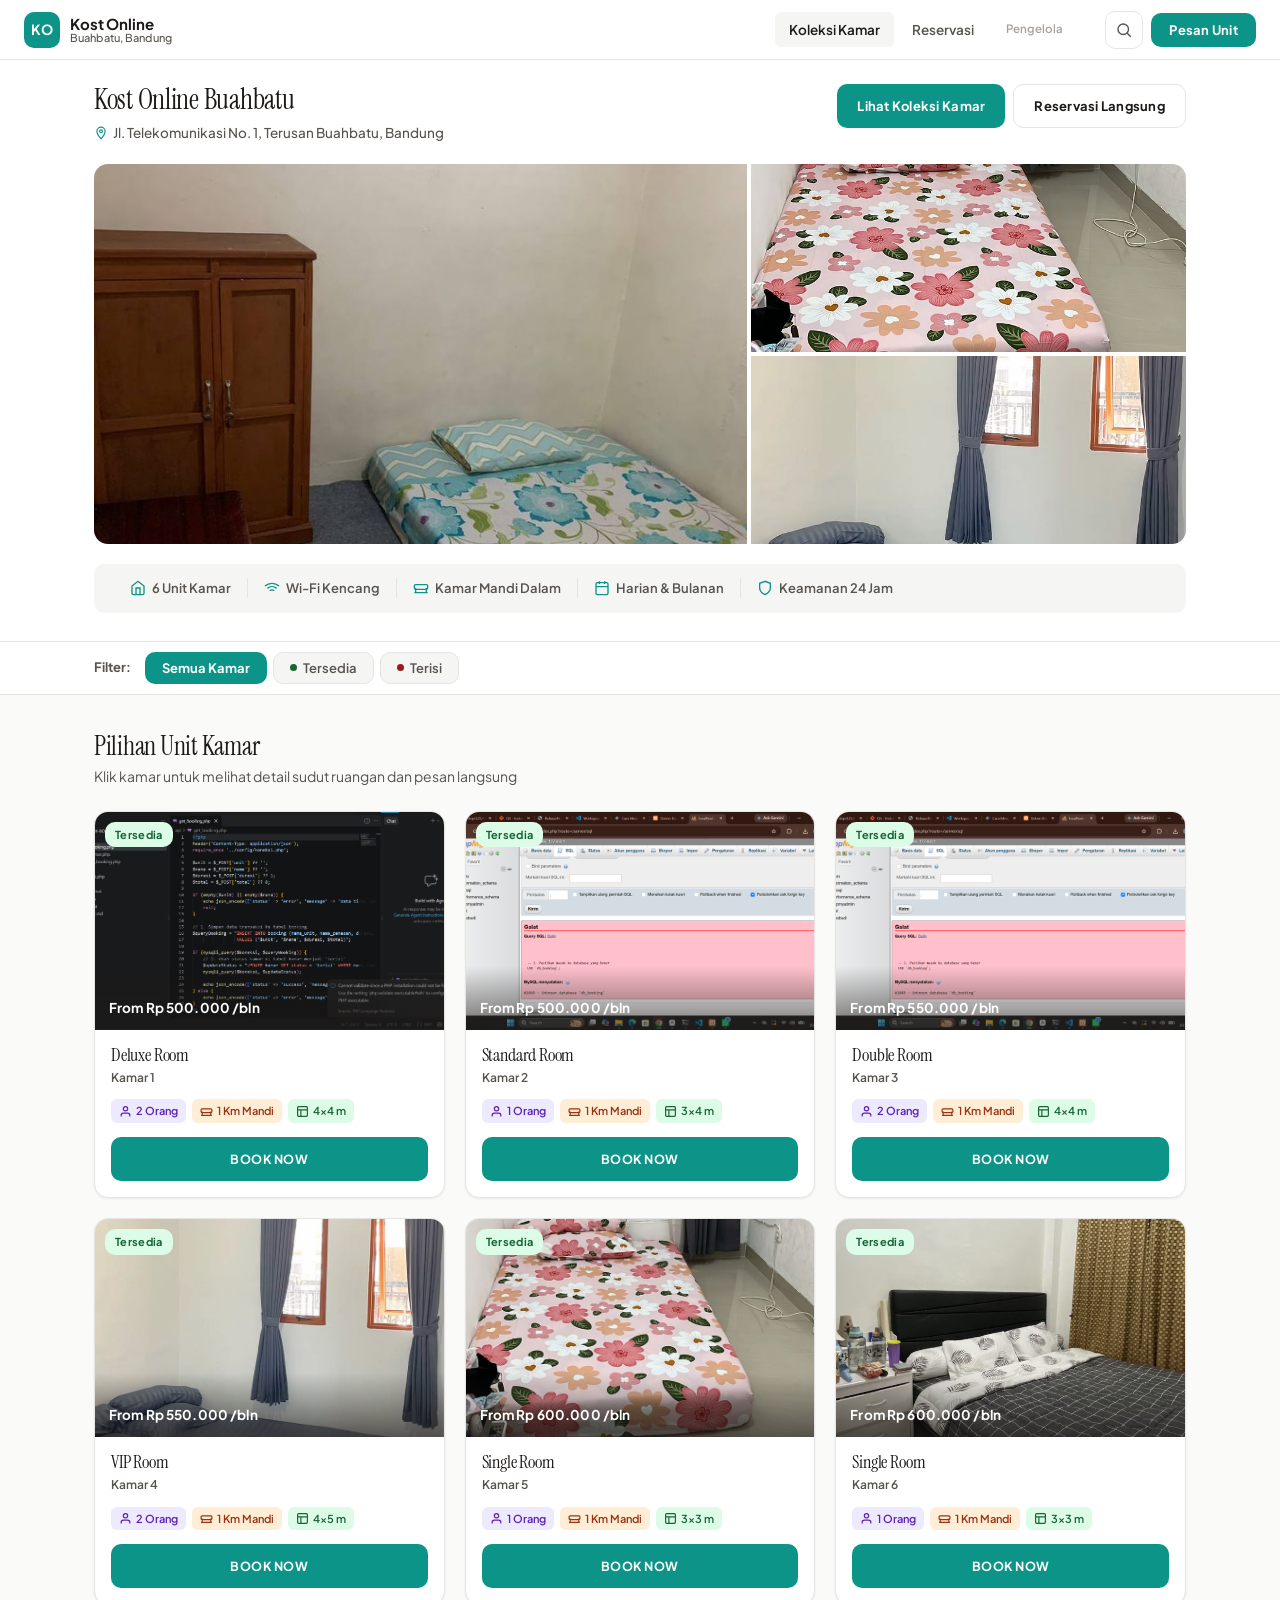
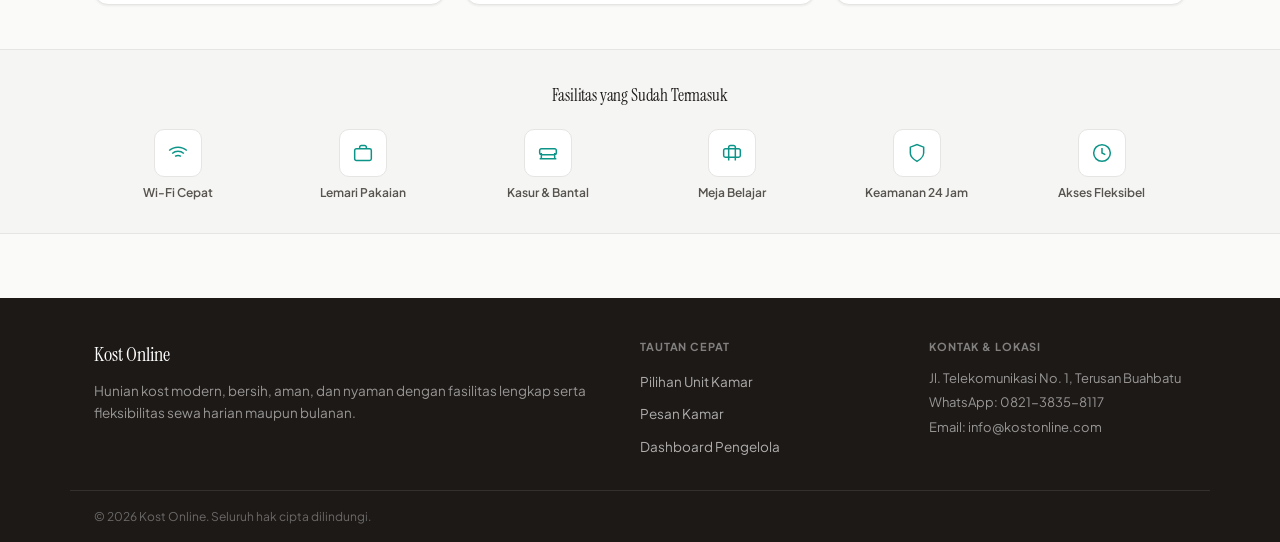
<file: public/index.html>
<!DOCTYPE html>
<html lang="id">
<head>
    <meta charset="UTF-8">
    <meta name="viewport" content="width=device-width, initial-scale=1.0">
    <meta http-equiv="Cache-Control" content="no-cache, no-store, must-revalidate">
    <meta http-equiv="Pragma" content="no-cache">
    <meta http-equiv="Expires" content="0">
    <title>Kost Online | Hunian Nyaman di Buahbatu, Bandung</title>
    <link rel="stylesheet" href="style.css?v=18.0">
    <link rel="preconnect" href="https://fonts.googleapis.com">
    <link rel="preconnect" href="https://fonts.gstatic.com" crossorigin>
    <link href="https://fonts.googleapis.com/css2?family=Plus+Jakarta+Sans:ital,wght@0,400..700;1,400..700&family=Instrument+Serif:ital@0;1&display=swap" rel="stylesheet">
</head>
<body>

    <!-- ===== APP SHELL ===== -->
    <div class="app-shell">

        <!-- TOP NAV -->
        <header class="top-nav">
            <div class="nav-left">
                <a href="index.html" class="nav-brand">
                    <span class="brand-monogram" aria-hidden="true">KO</span>
                    <span class="brand-text">
                        <span class="brand-title">Kost Online</span>
                        <span class="brand-sub">Buahbatu, Bandung</span>
                    </span>
                </a>
            </div>

            <!-- Desktop Navigation Links -->
            <nav class="web-nav-links" aria-label="Navigasi utama">
                <a href="#katalogKamar" class="web-nav-link active">Koleksi Kamar</a>
                <button type="button" onclick="bukaModalBooking()" class="web-nav-link web-nav-btn">Reservasi</button>
                <a href="admin.html" class="web-nav-link btn-secret-admin" title="Pengelola">Pengelola</a>
            </nav>

            <div class="nav-right">
                <button class="btn-icon" id="btnSearch" title="Cari Kamar" type="button" aria-label="Cari Kamar">
                    <svg width="18" height="18" viewBox="0 0 24 24" fill="none" stroke="currentColor" stroke-width="1.8" aria-hidden="true"><circle cx="11" cy="11" r="7"/><line x1="21" y1="21" x2="16" y2="16"/></svg>
                </button>
                <button type="button" class="btn-web-booking" onclick="bukaModalBooking()">
                    Pesan Unit
                </button>
            </div>
        </header>

        <!-- SEARCH BAR (hidden by default) -->
        <div class="search-bar-wrap" id="searchBarWrap" style="display:none;">
            <label for="searchInput" class="sr-only">Cari tipe atau nama kamar</label>
            <div class="search-inner">
                <svg width="16" height="16" viewBox="0 0 24 24" fill="none" stroke="currentColor" stroke-width="2" aria-hidden="true"><circle cx="11" cy="11" r="7"/><line x1="21" y1="21" x2="16" y2="16"/></svg>
                <input type="text" id="searchInput" placeholder="Cari tipe atau nama kamar..." class="search-input">
            </div>
        </div>

        <!-- MAIN CONTENT -->
        <main class="main-scroll" id="mainScroll">

            <!-- HERO SECTION — Full-width compact -->
            <section class="hero-compact" aria-label="Pengenalan Kost Online">
                <div class="hero-compact-inner">
                    <!-- Top: title + location -->
                    <div class="hero-heading-row">
                        <div>
                            <h1 class="hero-heading">Kost Online Buahbatu</h1>
                            <p class="hero-location">
                                <svg width="14" height="14" viewBox="0 0 24 24" fill="none" stroke="currentColor" stroke-width="2" aria-hidden="true"><path d="M12 2C8.13 2 5 5.13 5 9c0 5.25 7 13 7 13s7-7.75 7-13c0-3.87-3.13-7-7-7z"/><circle cx="12" cy="9" r="2.5"/></svg>
                                Jl. Telekomunikasi No. 1, Terusan Buahbatu, Bandung
                            </p>
                        </div>
                        <div class="hero-heading-actions">
                            <a href="#katalogKamar" class="btn-primary-pill">Lihat Koleksi Kamar</a>
                            <button type="button" class="btn-outline-pill" onclick="bukaModalBooking()">Reservasi Langsung</button>
                        </div>
                    </div>

                    <!-- Gallery collage: 1 big left + 2 small right -->
                    <div class="hero-gallery">
                        <div class="gallery-main">
                            <img src="uploads/kamar_1_1792312623.jpg" alt="Suasana Kamar Tidur Deluxe Unit 01" class="gallery-img" width="720" height="480" fetchpriority="high" onerror="this.src='uploads/kamar.jpg'">
                        </div>
                        <div class="gallery-side">
                            <div class="gallery-side-top">
                                <img src="uploads/kamar_2_1792312961.jpg" alt="Kamar Tidur Standard Unit 02" class="gallery-img" width="360" height="234" onerror="this.src='uploads/kamar.jpg'">
                            </div>
                            <div class="gallery-side-bottom">
                                <img src="uploads/kamar_3_1792312960.jpg" alt="Kamar Tidur Double Unit 03" class="gallery-img" width="360" height="234" onerror="this.src='uploads/kamar.jpg'">
                            </div>
                        </div>
                    </div>

                    <!-- Quick info bar -->
                    <div class="quick-info-bar">
                        <div class="qi-item">
                            <svg width="16" height="16" viewBox="0 0 24 24" fill="none" stroke="currentColor" stroke-width="2" aria-hidden="true"><path d="M3 9l9-7 9 7v11a2 2 0 0 1-2 2H5a2 2 0 0 1-2-2z"/><polyline points="9 22 9 12 15 12 15 22"/></svg>
                            <span>6 Unit Kamar</span>
                        </div>
                        <span class="qi-divider" aria-hidden="true"></span>
                        <div class="qi-item">
                            <svg width="16" height="16" viewBox="0 0 24 24" fill="none" stroke="currentColor" stroke-width="2" aria-hidden="true"><path d="M5 12.55a11 11 0 0 1 14.08 0M1.42 9a16 16 0 0 1 21.16 0M8.53 16.11a6 6 0 0 1 6.95 0M12 20h.01"/></svg>
                            <span>Wi-Fi Kencang</span>
                        </div>
                        <span class="qi-divider" aria-hidden="true"></span>
                        <div class="qi-item">
                            <svg width="16" height="16" viewBox="0 0 24 24" fill="none" stroke="currentColor" stroke-width="2" aria-hidden="true"><path d="M4 12v7M20 12v7M2 19h20M4 14h16a2 2 0 0 0 2-2V9a2 2 0 0 0-2-2H4a2 2 0 0 0-2 2v3a2 2 0 0 0 2 2z"/></svg>
                            <span>Kamar Mandi Dalam</span>
                        </div>
                        <span class="qi-divider" aria-hidden="true"></span>
                        <div class="qi-item">
                            <svg width="16" height="16" viewBox="0 0 24 24" fill="none" stroke="currentColor" stroke-width="2" aria-hidden="true"><rect x="3" y="4" width="18" height="18" rx="2"/><line x1="16" y1="2" x2="16" y2="6"/><line x1="8" y1="2" x2="8" y2="6"/><line x1="3" y1="10" x2="21" y2="10"/></svg>
                            <span>Harian &amp; Bulanan</span>
                        </div>
                        <span class="qi-divider" aria-hidden="true"></span>
                        <div class="qi-item">
                            <svg width="16" height="16" viewBox="0 0 24 24" fill="none" stroke="currentColor" stroke-width="2" aria-hidden="true"><path d="M12 22s8-4 8-10V5l-8-3-8 3v7c0 6 8 10 8 10z"/></svg>
                            <span>Keamanan 24 Jam</span>
                        </div>
                    </div>
                </div>
            </section>

            <!-- FILTER TABS -->
            <div class="filter-bar-container">
                <div class="filter-bar-inner">
                    <div class="filter-label">Filter:</div>
                    <div class="filter-tabs" role="group" aria-label="Filter status kamar">
                        <button class="tab-btn active" data-filter="all" type="button">Semua Kamar</button>
                        <button class="tab-btn" data-filter="kosong" type="button">
                            <span class="status-dot-kosong" aria-hidden="true"></span>Tersedia
                        </button>
                        <button class="tab-btn" data-filter="terisi" type="button">
                            <span class="status-dot-terisi" aria-hidden="true"></span>Terisi
                        </button>
                    </div>
                </div>
            </div>

            <!-- KATALOG KAMAR -->
            <section class="section" id="katalogKamar-section">
                <div class="section-header">
                    <div>
                        <h2 class="section-title">Pilihan Unit Kamar</h2>
                        <p class="section-sub">Klik kamar untuk melihat detail sudut ruangan dan pesan langsung</p>
                    </div>
                </div>
                <div id="katalogKamar" class="card-grid"></div>
            </section>

            <!-- FASILITAS STRIP -->
            <section class="fasilitas-strip" aria-label="Fasilitas Kost">
                <div class="fasilitas-inner">
                    <h3 class="fasilitas-title">Fasilitas yang Sudah Termasuk</h3>
                    <div class="fasilitas-grid">
                        <div class="fasilitas-item">
                            <div class="fasilitas-icon-wrap" aria-hidden="true">
                                <svg width="20" height="20" viewBox="0 0 24 24" fill="none" stroke="currentColor" stroke-width="1.8"><path d="M5 12.55a11 11 0 0 1 14.08 0M1.42 9a16 16 0 0 1 21.16 0M8.53 16.11a6 6 0 0 1 6.95 0M12 20h.01"/></svg>
                            </div>
                            <span class="fasilitas-nama">Wi-Fi Cepat</span>
                        </div>
                        <div class="fasilitas-item">
                            <div class="fasilitas-icon-wrap" aria-hidden="true">
                                <svg width="20" height="20" viewBox="0 0 24 24" fill="none" stroke="currentColor" stroke-width="1.8"><rect x="2" y="7" width="20" height="14" rx="2"/><path d="M16 7V5a2 2 0 0 0-2-2h-4a2 2 0 0 0-2 2v2"/></svg>
                            </div>
                            <span class="fasilitas-nama">Lemari Pakaian</span>
                        </div>
                        <div class="fasilitas-item">
                            <div class="fasilitas-icon-wrap" aria-hidden="true">
                                <svg width="20" height="20" viewBox="0 0 24 24" fill="none" stroke="currentColor" stroke-width="1.8"><path d="M4 12v7M20 12v7M2 19h20M4 14h16a2 2 0 0 0 2-2V9a2 2 0 0 0-2-2H4a2 2 0 0 0-2 2v3a2 2 0 0 0 2 2z"/></svg>
                            </div>
                            <span class="fasilitas-nama">Kasur &amp; Bantal</span>
                        </div>
                        <div class="fasilitas-item">
                            <div class="fasilitas-icon-wrap" aria-hidden="true">
                                <svg width="20" height="20" viewBox="0 0 24 24" fill="none" stroke="currentColor" stroke-width="1.8"><path d="M20 7H4a2 2 0 0 0-2 2v6a2 2 0 0 0 2 2h16a2 2 0 0 0 2-2V9a2 2 0 0 0-2-2z"/><path d="M16 21V5a2 2 0 0 0-2-2h-4a2 2 0 0 0-2 2v16"/></svg>
                            </div>
                            <span class="fasilitas-nama">Meja Belajar</span>
                        </div>
                        <div class="fasilitas-item">
                            <div class="fasilitas-icon-wrap" aria-hidden="true">
                                <svg width="20" height="20" viewBox="0 0 24 24" fill="none" stroke="currentColor" stroke-width="1.8"><path d="M12 22s8-4 8-10V5l-8-3-8 3v7c0 6 8 10 8 10z"/></svg>
                            </div>
                            <span class="fasilitas-nama">Keamanan 24 Jam</span>
                        </div>
                        <div class="fasilitas-item">
                            <div class="fasilitas-icon-wrap" aria-hidden="true">
                                <svg width="20" height="20" viewBox="0 0 24 24" fill="none" stroke="currentColor" stroke-width="1.8"><circle cx="12" cy="12" r="10"/><polyline points="12 6 12 12 16 14"/></svg>
                            </div>
                            <span class="fasilitas-nama">Akses Fleksibel</span>
                        </div>
                    </div>
                </div>
            </section>

        </main>

        <!-- FOOTER -->
        <footer class="web-footer">
            <div class="footer-inner">
                <div class="footer-col">
                    <h3 class="footer-brand">Kost Online</h3>
                    <p class="footer-desc">Hunian kost modern, bersih, aman, dan nyaman dengan fasilitas lengkap serta fleksibilitas sewa harian maupun bulanan.</p>
                </div>
                <div class="footer-col">
                    <h4 class="footer-title">Tautan Cepat</h4>
                    <ul class="footer-links">
                        <li><a href="#katalogKamar-section">Pilihan Unit Kamar</a></li>
                        <li><button type="button" class="footer-link-btn" onclick="bukaModalBooking()">Pesan Kamar</button></li>
                        <li><a href="admin.html">Dashboard Pengelola</a></li>
                    </ul>
                </div>
                <div class="footer-col">
                    <h4 class="footer-title">Kontak &amp; Lokasi</h4>
                    <p class="footer-contact">Jl. Telekomunikasi No. 1, Terusan Buahbatu</p>
                    <p class="footer-contact">WhatsApp: 0821-3835-8117</p>
                    <p class="footer-contact">Email: info@kostonline.com</p>
                </div>
            </div>
            <div class="footer-bottom">
                &copy; 2026 Kost Online. Seluruh hak cipta dilindungi.
            </div>
        </footer>

        <!-- BOTTOM NAV (khusus tampilan smartphone) -->
        <nav class="bottom-nav" aria-label="Navigasi seluler">
            <button type="button" class="nav-item active" id="navBeranda" onclick="window.scrollTo({top: 0, behavior: 'smooth'});">
                <svg width="20" height="20" viewBox="0 0 24 24" fill="none" stroke="currentColor" stroke-width="2" aria-hidden="true"><path d="M3 10l9-7 9 7v10a2 2 0 0 1-2 2h-4v-6h-6v6H5a2 2 0 0 1-2-2z"/></svg>
                <span>Beranda</span>
            </button>
            <button type="button" class="nav-item" id="navKamar" onclick="document.getElementById('katalogKamar').scrollIntoView({behavior:'smooth'})">
                <svg width="20" height="20" viewBox="0 0 24 24" fill="none" stroke="currentColor" stroke-width="2" aria-hidden="true"><path d="M3 9l9-7 9 7v11a2 2 0 0 1-2 2H5a2 2 0 0 1-2-2z"/><polyline points="9 22 9 12 15 12 15 22"/></svg>
                <span>Kamar</span>
            </button>
            <button type="button" class="nav-item" id="navBooking" onclick="bukaModalBooking()">
                <svg width="20" height="20" viewBox="0 0 24 24" fill="none" stroke="currentColor" stroke-width="2" aria-hidden="true"><rect x="3" y="4" width="18" height="18" rx="2"/><line x1="16" y1="2" x2="16" y2="6"/><line x1="8" y1="2" x2="8" y2="6"/><line x1="3" y1="10" x2="21" y2="10"/></svg>
                <span>Booking</span>
            </button>
            <a href="admin.html" class="nav-secret-dot" title="Admin" aria-label="Masuk pengelola">·</a>
        </nav>

    </div><!-- /app-shell -->

    <!-- ===== MODAL POPUP FORM BOOKING ===== -->
    <div id="modalBooking" class="modal-overlay" style="display:none;" role="dialog" aria-modal="true" aria-labelledby="modalBookingTitle">
        <div class="modal-box modal-booking-sheet">
            <div class="modal-header-booking">
                <div class="modal-booking-title-wrap">
                    <span class="modal-step-badge">Langkah 1 dari 2</span>
                    <h2 id="modalBookingTitle" class="modal-title modal-title-left">Form Pemesanan Kost</h2>
                </div>
                <button type="button" class="btn-close-modal" onclick="tutupModalBooking()" aria-label="Tutup Form">
                    <svg width="16" height="16" viewBox="0 0 24 24" fill="none" stroke="currentColor" stroke-width="2.2" aria-hidden="true"><line x1="18" y1="6" x2="6" y2="18"/><line x1="6" y1="6" x2="18" y2="18"/></svg>
                </button>
            </div>

            <form id="formBooking" class="booking-form">
                <!-- Unit terpilih dropdown -->
                <div class="form-group">
                    <label class="form-label" for="unitPilihan">Pilihan Unit Kamar</label>
                    <div class="input-wrap">
                        <svg class="input-icon" width="16" height="16" viewBox="0 0 24 24" fill="none" stroke="currentColor" stroke-width="2" aria-hidden="true"><rect x="3" y="3" width="18" height="18" rx="2"/><path d="M9 9h6M9 13h4"/></svg>
                        <select id="unitPilihan" name="unit" class="form-input form-select" required>
                            <option value="">-- Pilih Unit Kamar --</option>
                        </select>
                    </div>
                </div>

                <!-- Nama pemesan -->
                <div class="form-group">
                    <label class="form-label" for="namaPemesan">Nama Lengkap Pemesan</label>
                    <div class="input-wrap">
                        <svg class="input-icon" width="16" height="16" viewBox="0 0 24 24" fill="none" stroke="currentColor" stroke-width="2" aria-hidden="true"><circle cx="12" cy="8" r="4"/><path d="M4 20c0-4 3.6-7 8-7s8 3 8 7"/></svg>
                        <input type="text" id="namaPemesan" name="nama" placeholder="Masukkan nama lengkap Anda" class="form-input" required>
                    </div>
                </div>

                <!-- Durasi -->
                <div class="form-group">
                    <label class="form-label" for="durasiBulan">Tipe &amp; Durasi Sewa</label>
                    <!-- Toggle Harian / Bulanan -->
                    <div class="tipe-durasi-toggle">
                        <button type="button" class="tipe-btn" id="btnTipeHarian" data-tipe="harian">
                            <svg width="14" height="14" viewBox="0 0 24 24" fill="none" stroke="currentColor" stroke-width="2" aria-hidden="true"><path d="M21 12.79A9 9 0 1 1 11.21 3 7 7 0 0 0 21 12.79z"/></svg>
                            Harian
                        </button>
                        <button type="button" class="tipe-btn active" id="btnTipeBulanan" data-tipe="bulanan">
                            <svg width="14" height="14" viewBox="0 0 24 24" fill="none" stroke="currentColor" stroke-width="2" aria-hidden="true"><rect x="3" y="4" width="18" height="18" rx="2"/><line x1="16" y1="2" x2="16" y2="6"/><line x1="8" y1="2" x2="8" y2="6"/><line x1="3" y1="10" x2="21" y2="10"/></svg>
                            Bulanan
                        </button>
                    </div>
                    <input type="hidden" id="tipeDurasi" name="tipe_durasi" value="bulanan">
                    <div class="durasi-control">
                        <button type="button" class="durasi-btn" id="btnKurang" aria-label="Kurangi durasi">
                            <svg width="14" height="14" viewBox="0 0 24 24" fill="none" stroke="currentColor" stroke-width="2.5" aria-hidden="true"><line x1="5" y1="12" x2="19" y2="12"/></svg>
                        </button>
                        <div class="durasi-display">
                            <input type="number" id="durasiBulan" name="durasi" value="1" min="1" class="durasi-input" required>
                            <span class="durasi-label" id="labelSatuanDurasi">Bulan</span>
                        </div>
                        <button type="button" class="durasi-btn" id="btnTambah" aria-label="Tambah durasi">
                            <svg width="14" height="14" viewBox="0 0 24 24" fill="none" stroke="currentColor" stroke-width="2.5" aria-hidden="true"><line x1="12" y1="5" x2="12" y2="19"/><line x1="5" y1="12" x2="19" y2="12"/></svg>
                        </button>
                    </div>
                    <div class="durasi-info-bar" id="infoHargaSatuan"></div>
                </div>

                <!-- Total harga -->
                <div class="total-box">
                    <span class="total-label">Total Harga</span>
                    <span class="total-nilai" id="totalHargaDisplay">Rp 0</span>
                    <input type="hidden" id="totalHargaVal" name="total" value="0">
                </div>

                <!-- Submit -->
                <button type="submit" class="btn-book-now" id="btnSubmitBooking">
                    <svg width="16" height="16" viewBox="0 0 24 24" fill="none" stroke="currentColor" stroke-width="2" aria-hidden="true"><rect x="2" y="5" width="20" height="14" rx="2"/><line x1="2" y1="10" x2="22" y2="10"/></svg>
                    Lanjut ke Pembayaran
                </button>
            </form>
        </div>
    </div>

    <!-- ===== MODAL DETAIL KAMAR & SLIDER FOTO ===== -->
    <div id="modalDetail" class="modal-overlay" style="display:none;" role="dialog" aria-modal="true" aria-labelledby="detailNama">
        <div class="detail-sheet">
            <!-- SLIDER FOTO KAMAR INTERAKTIF -->
            <div class="detail-slider-container" id="detailSliderContainer">
                <div class="detail-slider-track" id="detailSliderTrack">
                    <!-- Foto slide digenerate secara dinamis via JavaScript -->
                </div>

                <!-- Tombol Navigasi Panah Slide -->
                <button type="button" class="slider-nav-btn slider-prev" id="sliderPrev" aria-label="Foto Sebelumnya">
                    <svg width="20" height="20" viewBox="0 0 24 24" fill="none" stroke="currentColor" stroke-width="2.2" aria-hidden="true"><polyline points="15 18 9 12 15 6"/></svg>
                </button>
                <button type="button" class="slider-nav-btn slider-next" id="sliderNext" aria-label="Foto Berikutnya">
                    <svg width="20" height="20" viewBox="0 0 24 24" fill="none" stroke="currentColor" stroke-width="2.2" aria-hidden="true"><polyline points="9 18 15 12 9 6"/></svg>
                </button>

                <!-- Tombol Kembali / Tutup Modal -->
                <button type="button" class="btn-back" onclick="tutupDetail()" aria-label="Tutup">
                    <svg width="18" height="18" viewBox="0 0 24 24" fill="none" stroke="currentColor" stroke-width="2.2" aria-hidden="true"><line x1="18" y1="6" x2="6" y2="18"/><line x1="6" y1="6" x2="18" y2="18"/></svg>
                </button>

                <!-- Badge Jumlah Foto -->
                <div class="slider-badge-counter" id="sliderBadgeCounter">
                    <span id="sliderBadgeText">Foto 1 / 1</span>
                </div>

                <!-- Titik Navigasi (Dots Indicator) -->
                <div class="slider-dots" id="sliderDots"></div>
            </div>

            <!-- Petunjuk Geser / Slide -->
            <div class="slider-hint-bar">
                <svg width="14" height="14" viewBox="0 0 24 24" fill="none" stroke="currentColor" stroke-width="2" aria-hidden="true"><path d="M14 18l-6-6 6-6"/></svg>
                <span>Geser foto untuk melihat sudut kamar lainnya</span>
                <svg width="14" height="14" viewBox="0 0 24 24" fill="none" stroke="currentColor" stroke-width="2" aria-hidden="true"><path d="M10 6l6 6-6 6"/></svg>
            </div>
            <div class="detail-body">
                <div class="detail-top-row">
                    <div>
                        <h2 id="detailNama" class="detail-nama"></h2>
                        <div class="detail-loc">
                            <svg width="13" height="13" viewBox="0 0 24 24" fill="none" stroke="currentColor" stroke-width="2.2" aria-hidden="true"><path d="M12 2C8.13 2 5 5.13 5 9c0 5.25 7 13 7 13s7-7.75 7-13c0-3.87-3.13-7-7-7z"/><circle cx="12" cy="9" r="2.5"/></svg>
                            Kost Nyaman &amp; Bersih
                        </div>
                    </div>
                    <div class="detail-rating" aria-label="Rating 5.0">
                        <svg width="13" height="13" viewBox="0 0 24 24" fill="currentColor" aria-hidden="true"><polygon points="12 2 15.09 8.26 22 9.27 17 14.14 18.18 21.02 12 17.77 5.82 21.02 7 14.14 2 9.27 8.91 8.26 12 2"/></svg>
                        <span>5.0</span>
                    </div>
                </div>
                <p class="detail-desc">Kamar bersih, nyaman, dan strategis dengan fasilitas lengkap. Air lancar, listrik aman, dan lingkungan tenang.</p>
                <div class="detail-price-row">
                    <span id="detailHarga" class="detail-price"></span>
                    <span id="detailBadge" class="detail-status-badge"></span>
                </div>
                <button type="button" id="btnBookDetail" class="btn-book-now" style="margin-top:16px;">
                    Pilih Unit Ini
                </button>
            </div>
        </div>
    </div>

    <!-- ===== MODAL PILIHAN METODE PEMBAYARAN ===== -->
    <div id="modalPembayaran" class="modal-overlay" style="display:none;" role="dialog" aria-modal="true" aria-labelledby="modalPembayaranTitle">
        <div class="modal-box modal-pembayaran-box">
            <div class="modal-icon-circle modal-icon-blue" aria-hidden="true">
                <svg width="22" height="22" viewBox="0 0 24 24" fill="none" stroke="currentColor" stroke-width="2">
                    <rect x="2" y="5" width="20" height="14" rx="2"/>
                    <line x1="2" y1="10" x2="22" y2="10"/>
                </svg>
            </div>
            <h2 id="modalPembayaranTitle" class="modal-title">Metode Pembayaran</h2>
            <p class="modal-subtitle">Pilih cara pembayaran untuk menyelesaikan booking:</p>

            <div class="total-tagihan">
                <span class="tagihan-label">Total Tagihan:</span>
                <span id="tagihanDisplay" class="tagihan-amount">Rp 0</span>
            </div>

            <div class="metode-list">

                <!-- E-Wallet -->
                <button type="button" class="metode-item" onclick="pilihMetode('E-Wallet')">
                    <div class="metode-icon ewallet-icon" aria-hidden="true">
                        <svg width="20" height="20" viewBox="0 0 24 24" fill="none" stroke="currentColor" stroke-width="2">
                            <rect x="5" y="2" width="14" height="20" rx="2"/>
                            <line x1="12" y1="18" x2="12.01" y2="18"/>
                        </svg>
                    </div>
                    <div class="metode-info">
                        <span class="metode-nama">E-Wallet</span>
                        <span class="metode-sub">GoPay, OVO, DANA, ShopeePay</span>
                    </div>
                    <span class="metode-arrow" aria-hidden="true">
                        <svg width="16" height="16" viewBox="0 0 24 24" fill="none" stroke="currentColor" stroke-width="2"><polyline points="9 18 15 12 9 6"/></svg>
                    </span>
                </button>

                <!-- QRIS -->
                <button type="button" class="metode-item" onclick="pilihMetode('QRIS')">
                    <div class="metode-icon qris-icon" aria-hidden="true">
                        <svg width="20" height="20" viewBox="0 0 24 24" fill="none" stroke="currentColor" stroke-width="2">
                            <rect x="3" y="3" width="7" height="7"/>
                            <rect x="14" y="3" width="7" height="7"/>
                            <rect x="3" y="14" width="7" height="7"/>
                            <path d="M14 14h3v3h-3zM20 14v7h-6"/>
                        </svg>
                    </div>
                    <div class="metode-info">
                        <span class="metode-nama">QRIS</span>
                        <span class="metode-sub">Scan QR Code semua bank &amp; dompet digital</span>
                    </div>
                    <span class="metode-arrow" aria-hidden="true">
                        <svg width="16" height="16" viewBox="0 0 24 24" fill="none" stroke="currentColor" stroke-width="2"><polyline points="9 18 15 12 9 6"/></svg>
                    </span>
                </button>

                <!-- Cash -->
                <button type="button" class="metode-item" onclick="pilihMetode('Tunai / Cash')">
                    <div class="metode-icon cash-icon" aria-hidden="true">
                        <svg width="20" height="20" viewBox="0 0 24 24" fill="none" stroke="currentColor" stroke-width="2">
                            <rect x="2" y="6" width="20" height="12" rx="2"/>
                            <circle cx="12" cy="12" r="2"/>
                            <path d="M6 12h.01M18 12h.01"/>
                        </svg>
                    </div>
                    <div class="metode-info">
                        <span class="metode-nama">Tunai / Cash</span>
                        <span class="metode-sub">Bayar langsung saat tiba di tempat kost</span>
                    </div>
                    <span class="metode-arrow" aria-hidden="true">
                        <svg width="16" height="16" viewBox="0 0 24 24" fill="none" stroke="currentColor" stroke-width="2"><polyline points="9 18 15 12 9 6"/></svg>
                    </span>
                </button>

            </div>

            <button type="button" class="btn-tutup" id="btnBatalPembayaran" onclick="tutupPembayaran()" style="margin-top:14px;">Batalkan</button>
        </div>
    </div>

    <!-- ===== MODAL SUKSES BOOKING ===== -->
    <div id="modalSukses" class="modal-overlay" style="display:none;" role="dialog" aria-modal="true" aria-labelledby="modalSuksesTitle">
        <div class="modal-box">
            <div class="modal-icon-circle modal-icon-sage" aria-hidden="true">
                <svg width="24" height="24" viewBox="0 0 24 24" fill="none" stroke="currentColor" stroke-width="2.4"><polyline points="20 6 9 17 4 12"/></svg>
            </div>
            <h2 id="modalSuksesTitle" class="modal-title">Booking Berhasil!</h2>
            <p class="modal-subtitle">Terima kasih! Pemesanan kost kamu telah dicatat:</p>
            <div class="modal-detail">
                <div class="detail-row"><span class="detail-label">Unit Kamar</span><span class="detail-value" id="popupUnit">-</span></div>
                <div class="detail-row"><span class="detail-label">Nama Pemesan</span><span class="detail-value" id="popupNama">-</span></div>
                <div class="detail-row"><span class="detail-label">Durasi Sewa</span><span class="detail-value" id="popupDurasi">-</span></div>
                <div class="detail-row"><span class="detail-label">Pembayaran</span><span class="detail-value detail-value-primary" id="popupMetode">-</span></div>
                <div class="detail-row"><span class="detail-label">Total Biaya</span><span class="detail-value detail-value-sage" id="popupTotal">-</span></div>
            </div>
            <p class="modal-info">Lanjutkan konfirmasi booking ke pemilik via WhatsApp:</p>
            <div class="modal-actions">
                <a id="btnWhatsapp" href="#" target="_blank" rel="noopener noreferrer" class="btn-wa">
                    <svg xmlns="http://www.w3.org/2000/svg" width="18" height="18" viewBox="0 0 24 24" fill="white" style="margin-right:8px;flex-shrink:0;" aria-hidden="true"><path d="M17.472 14.382c-.297-.149-1.758-.867-2.03-.967-.273-.099-.471-.148-.67.15-.197.297-.767.966-.94 1.164-.173.199-.347.223-.644.075-.297-.15-1.255-.463-2.39-1.475-.883-.788-1.48-1.761-1.653-2.059-.173-.297-.018-.458.13-.606.134-.133.298-.347.446-.52.149-.174.198-.298.298-.497.099-.198.05-.371-.025-.52-.075-.149-.669-1.612-.916-2.207-.242-.579-.487-.5-.669-.51-.173-.008-.371-.01-.57-.01-.198 0-.52.074-.792.372-.272.297-1.04 1.016-1.04 2.479 0 1.462 1.065 2.875 1.213 3.074.149.198 2.096 3.2 5.077 4.487.709.306 1.262.489 1.694.625.712.227 1.36.195 1.871.118.571-.085 1.758-.719 2.006-1.413.248-.694.248-1.289.173-1.413-.074-.124-.272-.198-.57-.347z"/><path d="M12 0C5.373 0 0 5.373 0 12c0 2.114.549 4.1 1.508 5.83L.057 23.5a.5.5 0 0 0 .614.614l5.67-1.451A11.945 11.945 0 0 0 12 24c6.627 0 12-5.373 12-12S18.627 0 12 0zm0 21.9a9.9 9.9 0 0 1-5.031-1.371l-.361-.214-3.735.956.989-3.617-.235-.374A9.861 9.861 0 0 1 2.1 12C2.1 6.533 6.533 2.1 12 2.1S21.9 6.533 21.9 12 17.467 21.9 12 21.9z"/></svg>
                    Chat via WhatsApp
                </a>
                <button type="button" id="btnTutupModal" class="btn-tutup">Tutup</button>
            </div>
        </div>
    </div>

    <script src="script.js?v=17.0" defer></script>
</body>
</html>
</file>
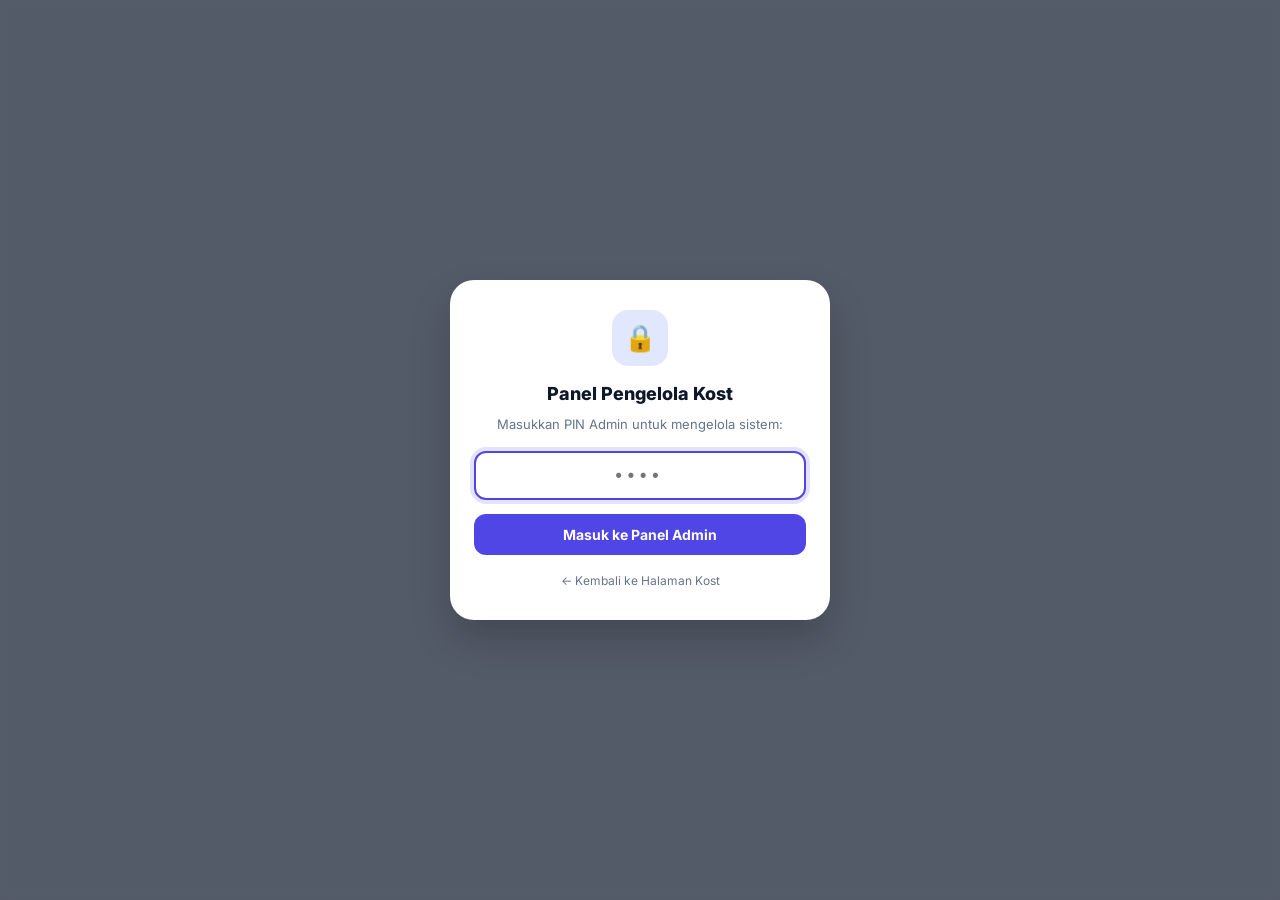
<file: public/admin.html>
<!DOCTYPE html>
<html lang="id">
<head>
    <meta charset="UTF-8">
    <meta name="viewport" content="width=device-width, initial-scale=1.0">
    <meta http-equiv="Cache-Control" content="no-cache, no-store, must-revalidate">
    <meta http-equiv="Pragma" content="no-cache">
    <meta http-equiv="Expires" content="0">
    <title>Admin Dashboard — Pengelola Kost Online</title>
    <link href="https://fonts.googleapis.com/css2?family=Inter:wght@400;500;600;700;800&display=swap" rel="stylesheet">
    <link rel="stylesheet" href="style.css?v=6.0">
    <style>
        :root {
            --admin-primary: #4f46e5;
            --admin-primary-dark: #4338ca;
            --admin-bg: #f8fafc;
            --admin-card: #ffffff;
            --admin-border: #e2e8f0;
            --admin-text: #0f172a;
            --admin-muted: #64748b;
        }

        body {
            background-color: var(--admin-bg);
            color: var(--admin-text);
            font-family: 'Inter', sans-serif;
            margin: 0;
            padding: 0;
            min-height: 100vh;
        }

        .admin-wrapper {
            max-width: 900px;
            margin: 0 auto;
            padding: 20px 16px 60px;
        }

        /* Top Nav Admin */
        .admin-nav {
            background: #ffffff;
            border: 1px solid var(--admin-border);
            border-radius: 16px;
            padding: 14px 20px;
            display: flex;
            align-items: center;
            justify-content: space-between;
            box-shadow: 0 2px 10px rgba(0,0,0,0.03);
            margin-bottom: 24px;
        }
        .admin-nav-left {
            display: flex;
            align-items: center;
            gap: 12px;
        }
        .admin-nav-title {
            font-size: 18px;
            font-weight: 800;
            color: var(--admin-text);
            display: flex;
            align-items: center;
            gap: 8px;
        }
        .admin-badge {
            background: #e0e7ff;
            color: #3730a3;
            font-size: 11px;
            font-weight: 700;
            padding: 3px 8px;
            border-radius: 20px;
        }
        .admin-nav-right {
            display: flex;
            align-items: center;
            gap: 10px;
        }
        .btn-link-web {
            display: inline-flex;
            align-items: center;
            gap: 6px;
            color: var(--admin-primary);
            text-decoration: none;
            font-size: 13px;
            font-weight: 600;
            padding: 8px 14px;
            border-radius: 10px;
            background: #eef2ff;
            transition: all 0.2s;
        }
        .btn-link-web:hover {
            background: #e0e7ff;
        }
        .btn-lock {
            background: #f1f5f9;
            border: 1px solid var(--admin-border);
            color: var(--admin-muted);
            border-radius: 10px;
            padding: 8px 12px;
            font-size: 13px;
            font-weight: 600;
            cursor: pointer;
            transition: all 0.2s;
        }
        .btn-lock:hover {
            background: #fee2e2;
            color: #991b1b;
            border-color: #fca5a5;
        }

        /* Stats Grid */
        .stats-grid {
            display: grid;
            grid-template-columns: repeat(auto-fit, minmax(180px, 1fr));
            gap: 14px;
            margin-bottom: 24px;
        }
        .stat-card {
            background: #ffffff;
            border: 1px solid var(--admin-border);
            border-radius: 16px;
            padding: 16px 18px;
            box-shadow: 0 2px 8px rgba(0,0,0,0.02);
            display: flex;
            align-items: center;
            gap: 14px;
        }
        .stat-icon {
            width: 44px;
            height: 44px;
            border-radius: 12px;
            display: flex;
            align-items: center;
            justify-content: center;
            font-size: 20px;
            flex-shrink: 0;
        }
        .stat-val {
            font-size: 22px;
            font-weight: 800;
            color: var(--admin-text);
            line-height: 1.1;
        }
        .stat-lbl {
            font-size: 12px;
            color: var(--admin-muted);
            margin-top: 3px;
            font-weight: 500;
        }

        /* Tabs Menu */
        .admin-tabs {
            display: flex;
            gap: 8px;
            background: #e2e8f0;
            padding: 4px;
            border-radius: 14px;
            margin-bottom: 20px;
            overflow-x: auto;
        }
        .admin-tab-btn {
            flex: 1;
            min-width: 130px;
            padding: 10px 14px;
            border-radius: 10px;
            border: none;
            background: transparent;
            font-size: 13px;
            font-weight: 700;
            color: #475569;
            cursor: pointer;
            transition: all 0.2s;
            display: flex;
            align-items: center;
            justify-content: center;
            gap: 6px;
            white-space: nowrap;
        }
        .admin-tab-btn.active {
            background: #ffffff;
            color: var(--admin-primary);
            box-shadow: 0 2px 8px rgba(0,0,0,0.06);
        }

        /* Section Cards */
        .admin-card {
            background: #ffffff;
            border: 1px solid var(--admin-border);
            border-radius: 18px;
            padding: 22px;
            box-shadow: 0 2px 10px rgba(0,0,0,0.03);
            margin-bottom: 20px;
        }
        .card-header-row {
            display: flex;
            align-items: center;
            justify-content: space-between;
            margin-bottom: 18px;
            flex-wrap: wrap;
            gap: 10px;
        }
        .card-header-title {
            font-size: 16px;
            font-weight: 800;
            color: var(--admin-text);
        }

        /* Kamar Management Grid */
        .kamar-admin-grid {
            display: grid;
            grid-template-columns: repeat(auto-fill, minmax(260px, 1fr));
            gap: 16px;
        }
        .kamar-admin-item {
            border: 1px solid var(--admin-border);
            border-radius: 14px;
            padding: 14px;
            background: #fdfdfd;
            display: flex;
            flex-direction: column;
            gap: 10px;
            transition: all 0.2s;
        }
        .kamar-admin-item:hover {
            border-color: #cbd5e1;
            box-shadow: 0 4px 12px rgba(0,0,0,0.05);
        }
        .kamar-admin-top {
            display: flex;
            gap: 12px;
            align-items: center;
        }
        .kamar-admin-thumb {
            width: 64px;
            height: 64px;
            border-radius: 10px;
            object-fit: cover;
            border: 1px solid #e2e8f0;
            background: #e2e8f0;
            flex-shrink: 0;
        }
        .kamar-admin-name {
            font-size: 15px;
            font-weight: 700;
            color: var(--admin-text);
            margin-bottom: 2px;
        }
        .kamar-admin-price {
            font-size: 13px;
            font-weight: 700;
            color: #059669;
        }
        .kamar-admin-actions {
            display: flex;
            align-items: center;
            justify-content: space-between;
            gap: 8px;
            padding-top: 8px;
            border-top: 1px solid #f1f5f9;
        }
        .btn-toggle-status {
            flex: 1;
            padding: 7px 10px;
            font-size: 12px;
            font-weight: 700;
            border-radius: 8px;
            border: none;
            cursor: pointer;
            transition: all 0.2s;
            text-align: center;
        }
        .btn-toggle-status.kosong {
            background: #d1fae5;
            color: #065f46;
        }
        .btn-toggle-status.kosong:hover {
            background: #a7f3d0;
        }
        .btn-toggle-status.terisi {
            background: #fee2e2;
            color: #991b1b;
        }
        .btn-toggle-status.terisi:hover {
            background: #fecaca;
        }

        .btn-edit-harga {
            background: #f1f5f9;
            color: #334155;
            border: 1px solid #e2e8f0;
            padding: 7px 10px;
            border-radius: 8px;
            font-size: 12px;
            font-weight: 600;
            cursor: pointer;
            transition: all 0.2s;
        }
        .btn-edit-harga:hover {
            background: #e2e8f0;
        }

        /* Booking Table */
        .table-responsive {
            overflow-x: auto;
            border-radius: 12px;
            border: 1px solid var(--admin-border);
        }
        .admin-table {
            width: 100%;
            border-collapse: collapse;
            font-size: 13px;
            text-align: left;
        }
        .admin-table th {
            background: #f8fafc;
            padding: 12px 14px;
            font-weight: 700;
            color: #475569;
            border-bottom: 1px solid var(--admin-border);
            white-space: nowrap;
        }
        .admin-table td {
            padding: 12px 14px;
            border-bottom: 1px solid #f1f5f9;
            color: var(--admin-text);
            vertical-align: middle;
        }
        .admin-table tr:hover td {
            background: #f8fafc;
        }
        .btn-delete-booking {
            background: #fee2e2;
            color: #b91c1c;
            border: none;
            padding: 5px 10px;
            border-radius: 6px;
            font-size: 11px;
            font-weight: 700;
            cursor: pointer;
            transition: all 0.2s;
        }
        .btn-delete-booking:hover {
            background: #fecaca;
        }

        /* Photo Upload Section */
        .upload-kamar-row {
            display: flex;
            align-items: flex-start;
            gap: 16px;
            padding: 16px;
            border: 1px solid var(--admin-border);
            border-radius: 12px;
            margin-bottom: 14px;
            background: #ffffff;
            flex-wrap: wrap;
        }
        .upload-kamar-info {
            width: 160px;
            flex-shrink: 0;
        }
        .upload-kamar-form {
            flex: 1;
            min-width: 260px;
        }
        .gallery-thumbs {
            display: flex;
            gap: 10px;
            flex-wrap: wrap;
            margin-top: 10px;
        }
        .gallery-thumb-item {
            position: relative;
            width: 80px;
            text-align: center;
        }
        .gallery-thumb-item img {
            width: 80px;
            height: 60px;
            object-fit: cover;
            border-radius: 8px;
            border: 1px solid #cbd5e1;
        }
        .btn-del-thumb {
            position: absolute;
            top: -6px;
            right: -6px;
            background: #ef4444;
            color: white;
            border: none;
            width: 20px;
            height: 20px;
            border-radius: 50%;
            font-size: 10px;
            font-weight: 800;
            cursor: pointer;
            display: flex;
            align-items: center;
            justify-content: center;
            box-shadow: 0 2px 4px rgba(0,0,0,0.2);
        }

        /* PIN Login Modal */
        .pin-modal-overlay {
            position: fixed;
            inset: 0;
            background: rgba(15, 23, 42, 0.7);
            backdrop-filter: blur(6px);
            display: flex;
            align-items: center;
            justify-content: center;
            z-index: 9999;
            padding: 20px;
        }
        .pin-card {
            background: #ffffff;
            width: 100%;
            max-width: 380px;
            border-radius: 24px;
            padding: 30px 24px;
            text-align: center;
            box-shadow: 0 20px 40px rgba(0,0,0,0.2);
            animation: slideUp 0.3s ease;
        }
        .pin-icon {
            width: 56px;
            height: 56px;
            background: #e0e7ff;
            color: var(--admin-primary);
            border-radius: 16px;
            display: inline-flex;
            align-items: center;
            justify-content: center;
            font-size: 26px;
            margin-bottom: 14px;
        }
        .pin-input {
            width: 100%;
            box-sizing: border-box;
            padding: 12px 16px;
            font-size: 18px;
            letter-spacing: 6px;
            text-align: center;
            font-weight: 800;
            border: 2px solid #e2e8f0;
            border-radius: 12px;
            margin: 16px 0 14px;
            outline: none;
            transition: all 0.2s;
        }
        .pin-input:focus {
            border-color: var(--admin-primary);
            box-shadow: 0 0 0 4px rgba(79, 70, 229, 0.15);
        }
        .btn-login-pin {
            width: 100%;
            background: var(--admin-primary);
            color: white;
            border: none;
            padding: 12px;
            font-size: 14px;
            font-weight: 700;
            border-radius: 12px;
            cursor: pointer;
            transition: background 0.2s;
        }
        .btn-login-pin:hover {
            background: var(--admin-primary-dark);
        }

        /* Toast */
        .toast-msg {
            position: fixed;
            bottom: 24px;
            right: 24px;
            background: #1e293b;
            color: white;
            padding: 12px 20px;
            border-radius: 10px;
            font-size: 13px;
            font-weight: 600;
            box-shadow: 0 10px 25px rgba(0,0,0,0.2);
            z-index: 10000;
            display: none;
            animation: fadeIn 0.3s ease;
        }
    </style>
</head>
<body>

    <!-- ===== MODAL LOGIN PIN ADMIN ===== -->
    <div id="modalPin" class="pin-modal-overlay">
        <div class="pin-card">
            <div class="pin-icon">🔒</div>
            <h2 style="margin:0 0 6px; font-size:18px; font-weight:800;">Panel Pengelola Kost</h2>
            <p style="margin:0; font-size:13px; color:#64748b;">Masukkan PIN Admin untuk mengelola sistem:</p>
            
            <form id="formPin" onsubmit="verifikasiPin(event)">
                <input type="password" id="inputPin" class="pin-input" placeholder="••••" maxlength="8" autofocus required>
                <button type="submit" class="btn-login-pin">Masuk ke Panel Admin</button>
            </form>
            <div id="pinErr" style="color:#ef4444; font-size:12px; font-weight:600; margin-top:10px; display:none;">
                PIN salah. Silakan coba lagi.
            </div>
            <p style="margin-top:16px; font-size:12px; color:#94a3b8;">
                <a href="index.html" style="color:#64748b; text-decoration:none;">← Kembali ke Halaman Kost</a>
            </p>
        </div>
    </div>

    <!-- ===== DASHBOARD ADMIN WRAPPER ===== -->
    <div class="admin-wrapper" id="adminContent" style="display:none;">

        <!-- TOP BAR -->
        <header class="admin-nav">
            <div class="admin-nav-left">
                <span class="admin-nav-title">
                    ⚙️ Pengelola Kost
                    <span class="admin-badge">Admin Panel</span>
                </span>
            </div>
            <div class="admin-nav-right">
                <a href="index.html" class="btn-link-web" title="Lihat Tampilan Kost Pengunjung">
                    <svg width="16" height="16" viewBox="0 0 24 24" fill="none" stroke="currentColor" stroke-width="2"><path d="M18 13v6a2 2 0 0 1-2 2H5a2 2 0 0 1-2-2V8a2 2 0 0 1 2-2h6"/><polyline points="15 3 21 3 21 9"/><line x1="10" y1="14" x2="21" y2="3"/></svg>
                    Buka Website
                </a>
                <button type="button" class="btn-lock" onclick="logoutAdmin()" title="Kunci Admin">
                    🔒 Kunci
                </button>
            </div>
        </header>

        <!-- STATISTIK RINGKASAN -->
        <div class="stats-grid">
            <div class="stat-card">
                <div class="stat-icon" style="background:#e0e7ff; color:#4338ca;">🏠</div>
                <div>
                    <div class="stat-val" id="statTotalUnit">0</div>
                    <div class="stat-lbl">Total Unit Kamar</div>
                </div>
            </div>
            <div class="stat-card">
                <div class="stat-icon" style="background:#d1fae5; color:#065f46;">🟢</div>
                <div>
                    <div class="stat-val" id="statTersedia" style="color:#059669;">0</div>
                    <div class="stat-lbl">Unit Tersedia</div>
                </div>
            </div>
            <div class="stat-card">
                <div class="stat-icon" style="background:#fee2e2; color:#991b1b;">🔴</div>
                <div>
                    <div class="stat-val" id="statTerisi" style="color:#dc2626;">0</div>
                    <div class="stat-lbl">Unit Terisi</div>
                </div>
            </div>
            <div class="stat-card">
                <div class="stat-icon" style="background:#fef3c7; color:#92400e;">📋</div>
                <div>
                    <div class="stat-val" id="statBooking">0</div>
                    <div class="stat-lbl">Pemesanan Masuk</div>
                </div>
            </div>
        </div>

        <!-- TABS NAVIGASI -->
        <div class="admin-tabs">
            <button type="button" class="admin-tab-btn active" data-tab="tabKamar" onclick="pindahTab('tabKamar')">
                🛏️ Status & Harga Kamar
            </button>
            <button type="button" class="admin-tab-btn" data-tab="tabBooking" onclick="pindahTab('tabBooking')">
                📋 Data Pemesanan Kost
            </button>
            <button type="button" class="admin-tab-btn" data-tab="tabFoto" onclick="pindahTab('tabFoto')">
                🖼️ Kelola Foto Slider
            </button>
        </div>

        <!-- TAB 1: KELOLA STATUS & HARGA KAMAR -->
        <div id="tabKamar" class="tab-pane">
            <div class="admin-card">
                <div class="card-header-row">
                    <div>
                        <div class="card-header-title">Daftar Unit Kamar</div>
                        <div style="font-size:12px; color:#64748b; margin-top:2px;">
                            Klik status untuk mengubah ketersediaan kamar secara instan (Tersedia / Terisi).
                        </div>
                    </div>
                    <button type="button" onclick="resetSemuaKamar()" style="background:#f1f5f9; border:1px solid #cbd5e1; color:#334155; padding:8px 14px; border-radius:10px; font-size:12px; font-weight:700; cursor:pointer; display:inline-flex; align-items:center; gap:6px;">
                        🔄 Reset Semua Menjadi Tersedia
                    </button>
                </div>

                <div id="kamarGridAdmin" class="kamar-admin-grid">
                    <p style="color:#64748b;">Memuat data kamar...</p>
                </div>
            </div>
        </div>

        <!-- TAB 2: DATA PEMESANAN / BOOKING -->
        <div id="tabBooking" class="tab-pane" style="display:none;">
            <div class="admin-card">
                <div class="card-header-row">
                    <div>
                        <div class="card-header-title">Riwayat Pemesanan Kost Masuk</div>
                        <div style="font-size:12px; color:#64748b; margin-top:2px;">
                            Data booking yang telah dikirimkan oleh pemesan melalui website.
                        </div>
                    </div>
                    <button type="button" onclick="muatDataBooking()" style="background:#eef2ff; border:none; color:#4f46e5; padding:8px 14px; border-radius:10px; font-size:12px; font-weight:700; cursor:pointer;">
                        🔄 Refresh Data
                    </button>
                </div>

                <div class="table-responsive">
                    <table class="admin-table">
                        <thead>
                            <tr>
                                <th>#ID</th>
                                <th>Tanggal & Waktu</th>
                                <th>Nama Pemesan</th>
                                <th>Unit Kamar</th>
                                <th>Durasi</th>
                                <th>Total Biaya</th>
                                <th>Metode Pembayaran</th>
                                <th style="text-align:center;">Aksi</th>
                            </tr>
                        </thead>
                        <tbody id="tbodyBooking">
                            <tr>
                                <td colspan="8" style="text-align:center; color:#64748b; padding:20px;">Memuat data booking...</td>
                            </tr>
                        </tbody>
                    </table>
                </div>
            </div>
        </div>

        <!-- TAB 3: KELOLA FOTO SLIDER -->
        <div id="tabFoto" class="tab-pane" style="display:none;">
            <div class="admin-card">
                <div class="card-header-row">
                    <div>
                        <div class="card-header-title">Kelola Foto Slider Tiap Kamar</div>
                        <div style="font-size:12px; color:#64748b; margin-top:2px;">
                            Upload foto sudut kamar (kasur, meja belajar, kamar mandi, dll.) untuk slider modal detail.
                        </div>
                    </div>
                </div>

                <div id="listFotoKamarAdmin">
                    <p style="color:#64748b;">Memuat data foto kamar...</p>
                </div>
            </div>
        </div>

    </div>

    <div id="toastMsg" class="toast-msg"></div>

    <script>
        const ADMIN_PIN_KEY = 'kost_admin_pin_token';
        let currentAdminPin = sessionStorage.getItem(ADMIN_PIN_KEY) || '';

        // Inisialisasi halaman
        document.addEventListener('DOMContentLoaded', function () {
            if (currentAdminPin) {
                // Verifikasi PIN yang tersimpan
                cekPinOtomatis(currentAdminPin);
            } else {
                bukaModalPin();
            }
        });

        function bukaModalPin() {
            document.getElementById('modalPin').style.display = 'flex';
            document.getElementById('adminContent').style.display = 'none';
            document.getElementById('inputPin').focus();
        }

        function verifikasiPin(e) {
            e.preventDefault();
            const pinVal = document.getElementById('inputPin').value.trim();
            if (!pinVal) return;

            fetch('../api/admin_action.php', {
                method: 'POST',
                headers: { 'Content-Type': 'application/json' },
                body: JSON.stringify({ pin: pinVal, action: 'verify' })
            })
            .then(r => r.json())
            .then(res => {
                if (res.status === 'success') {
                    currentAdminPin = pinVal;
                    sessionStorage.setItem(ADMIN_PIN_KEY, pinVal);
                    document.getElementById('modalPin').style.display = 'none';
                    document.getElementById('adminContent').style.display = 'block';
                    document.getElementById('pinErr').style.display = 'none';
                    muatDashboardAdmin();
                } else {
                    document.getElementById('pinErr').style.display = 'block';
                    document.getElementById('inputPin').select();
                }
            })
            .catch(() => {
                document.getElementById('pinErr').style.display = 'block';
            });
        }

        function cekPinOtomatis(pin) {
            fetch('../api/admin_action.php', {
                method: 'POST',
                headers: { 'Content-Type': 'application/json' },
                body: JSON.stringify({ pin: pin, action: 'verify' })
            })
            .then(r => r.json())
            .then(res => {
                if (res.status === 'success') {
                    document.getElementById('modalPin').style.display = 'none';
                    document.getElementById('adminContent').style.display = 'block';
                    muatDashboardAdmin();
                } else {
                    sessionStorage.removeItem(ADMIN_PIN_KEY);
                    bukaModalPin();
                }
            })
            .catch(() => {
                sessionStorage.removeItem(ADMIN_PIN_KEY);
                bukaModalPin();
            });
        }

        function logoutAdmin() {
            sessionStorage.removeItem(ADMIN_PIN_KEY);
            currentAdminPin = '';
            bukaModalPin();
        }

        function showToast(pesan) {
            const toast = document.getElementById('toastMsg');
            toast.textContent = pesan;
            toast.style.display = 'block';
            setTimeout(() => {
                toast.style.display = 'none';
            }, 3000);
        }

        function pindahTab(tabId) {
            document.querySelectorAll('.tab-pane').forEach(el => el.style.display = 'none');
            document.querySelectorAll('.admin-tab-btn').forEach(btn => btn.classList.remove('active'));

            document.getElementById(tabId).style.display = 'block';
            document.querySelector(`.admin-tab-btn[data-tab="${tabId}"]`).classList.add('active');

            if (tabId === 'tabBooking') {
                muatDataBooking();
            }
        }

        // =====================================================
        //  DATA DASHBOARD & STATISTIK
        // =====================================================
        function muatDashboardAdmin() {
            muatStatistik();
            muatDataKamar();
        }

        function muatStatistik() {
            fetch('../api/admin_action.php', {
                method: 'POST',
                headers: { 'Content-Type': 'application/json' },
                body: JSON.stringify({ pin: currentAdminPin, action: 'stats' })
            })
            .then(r => r.json())
            .then(res => {
                if (res.status === 'success') {
                    const d = res.data;
                    document.getElementById('statTotalUnit').textContent = d.total_unit || 0;
                    document.getElementById('statTersedia').textContent  = d.unit_kosong || 0;
                    document.getElementById('statTerisi').textContent    = d.unit_terisi || 0;
                    document.getElementById('statBooking').textContent   = d.total_booking || 0;
                }
            });
        }

        // =====================================================
        //  TAB 1: KELOLA KAMAR
        // =====================================================
        let globalKamarList = [];

        function muatDataKamar() {
            fetch('../api/get_kamar.php?_t=' + Date.now())
                .then(r => r.json())
                .then(data => {
                    globalKamarList = data;
                    renderKamarAdmin(data);
                    renderFotoAdmin(data);
                    muatStatistik();
                });
        }

        function renderKamarAdmin(data) {
            const container = document.getElementById('kamarGridAdmin');
            if (!container) return;
            container.innerHTML = '';

            data.forEach(item => {
                const isTerisi = item.status === 'terisi';
                const fotoSrc = item.gambar ? `uploads/${item.gambar}` : 'https://placehold.co/120x85/e8e7ff/4f46e5?text=No+Photo';
                const hargaFmt = 'Rp ' + parseInt(item.harga).toLocaleString('id-ID');

                const card = document.createElement('div');
                card.className = 'kamar-admin-item';
                card.innerHTML = `
                    <div class="kamar-admin-top">
                        <img src="${fotoSrc}" alt="${item.nama_kamar}" class="kamar-admin-thumb" onerror="this.src='https://placehold.co/120x85/e8e7ff/4f46e5?text=No+Photo'">
                        <div style="flex:1;">
                            <div class="kamar-admin-name">${item.nama_kamar}</div>
                            <div class="kamar-admin-price">${hargaFmt} <span style="font-size:11px; color:#64748b; font-weight:400;">/bln</span></div>
                            <div style="font-size:11px; margin-top:2px; font-weight:600; color:${isTerisi ? '#dc2626' : '#059669'};">
                                ${isTerisi ? '● Terisi' : '● Tersedia'}
                            </div>
                        </div>
                    </div>
                    <div class="kamar-admin-actions">
                        <button type="button" class="btn-toggle-status ${isTerisi ? 'terisi' : 'kosong'}" onclick="toggleStatusKamar(${item.id})">
                            ${isTerisi ? 'Ubah ke Tersedia 🟢' : 'Ubah ke Terisi 🔴'}
                        </button>
                        <button type="button" class="btn-edit-harga" onclick="editHargaKamar(${item.id}, ${item.harga}, '${item.nama_kamar}')">
                            Ubah Harga
                        </button>
                    </div>
                `;
                container.appendChild(card);
            });
        }

        function toggleStatusKamar(idKamar) {
            fetch('../api/admin_action.php', {
                method: 'POST',
                headers: { 'Content-Type': 'application/json' },
                body: JSON.stringify({
                    pin: currentAdminPin,
                    action: 'toggle_status',
                    id_kamar: idKamar
                })
            })
            .then(r => r.json())
            .then(res => {
                if (res.status === 'success') {
                    showToast(res.message);
                    muatDataKamar();
                } else {
                    alert('Gagal: ' + res.message);
                }
            });
        }

        function editHargaKamar(idKamar, hargaLama, namaKamar) {
            const input = prompt(`Masukkan tarif baru per bulan untuk ${namaKamar}:`, hargaLama);
            if (input === null) return;
            const hargaBaru = parseInt(input.replace(/[^0-9]/g, ''));
            if (isNaN(hargaBaru) || hargaBaru <= 0) {
                alert('Harga tidak valid!');
                return;
            }

            fetch('../api/admin_action.php', {
                method: 'POST',
                headers: { 'Content-Type': 'application/json' },
                body: JSON.stringify({
                    pin: currentAdminPin,
                    action: 'update_harga',
                    id_kamar: idKamar,
                    harga: hargaBaru
                })
            })
            .then(r => r.json())
            .then(res => {
                if (res.status === 'success') {
                    showToast(res.message);
                    muatDataKamar();
                } else {
                    alert('Gagal: ' + res.message);
                }
            });
        }

        function resetSemuaKamar() {
            if (!confirm('Apakah kamu yakin ingin mereset SEMUA kamar menjadi status KOSONG (Tersedia)?')) return;

            fetch('../api/admin_action.php', {
                method: 'POST',
                headers: { 'Content-Type': 'application/json' },
                body: JSON.stringify({
                    pin: currentAdminPin,
                    action: 'reset_all_rooms'
                })
            })
            .then(r => r.json())
            .then(res => {
                if (res.status === 'success') {
                    showToast(res.message);
                    muatDataKamar();
                }
            });
        }

        // =====================================================
        //  TAB 2: DATA BOOKING
        // =====================================================
        function muatDataBooking() {
            fetch('../api/get_booking.php?_t=' + Date.now())
                .then(r => r.json())
                .then(res => {
                    const tbody = document.getElementById('tbodyBooking');
                    tbody.innerHTML = '';

                    const list = res.data || [];
                    if (list.length === 0) {
                        tbody.innerHTML = '<tr><td colspan="8" style="text-align:center; color:#64748b; padding:24px;">Belum ada riwayat pemesanan masuk.</td></tr>';
                        return;
                    }

                    list.forEach(b => {
                        const tr = document.createElement('tr');
                        const totalFmt = 'Rp ' + parseInt(b.total_harga || 0).toLocaleString('id-ID');
                        tr.innerHTML = `
                            <td style="font-weight:700;">#${b.id}</td>
                            <td style="color:#64748b; font-size:12px;">${b.created_at || '-'}</td>
                            <td style="font-weight:700; color:#1e293b;">${b.nama_pemesan}</td>
                            <td><span style="background:#e0e7ff; color:#3730a3; padding:2px 8px; border-radius:6px; font-weight:700; font-size:11px;">${b.nama_unit}</span></td>
                            <td>${b.durasi} Bulan</td>
                            <td style="font-weight:700; color:#059669;">${totalFmt}</td>
                            <td>${b.metode_pembayaran || 'Tunai'}</td>
                            <td style="text-align:center;">
                                <button type="button" class="btn-delete-booking" onclick="hapusBooking(${b.id}, '${b.nama_unit}')">
                                    Hapus
                                </button>
                            </td>
                        `;
                        tbody.appendChild(tr);
                    });
                });
        }

        function hapusBooking(idBooking, namaUnit) {
            if (!confirm(`Hapus data booking #${idBooking} (${namaUnit})? Unit kamar otomatis akan dikembalikan menjadi KOSONG.`)) return;

            fetch('../api/admin_action.php', {
                method: 'POST',
                headers: { 'Content-Type': 'application/json' },
                body: JSON.stringify({
                    pin: currentAdminPin,
                    action: 'delete_booking',
                    id_booking: idBooking,
                    kembalikan_kamar: true
                })
            })
            .then(r => r.json())
            .then(res => {
                if (res.status === 'success') {
                    showToast(res.message);
                    muatDataBooking();
                    muatDashboardAdmin();
                } else {
                    alert('Gagal: ' + res.message);
                }
            });
        }

        // =====================================================
        //  TAB 3: KELOLA FOTO SLIDER
        // =====================================================
        function renderFotoAdmin(data) {
            const container = document.getElementById('listFotoKamarAdmin');
            if (!container) return;
            container.innerHTML = '';

            data.forEach(item => {
                let thumbsHtml = '';
                if (Array.isArray(item.fotos) && item.fotos.length > 0) {
                    item.fotos.forEach(f => {
                        const canDelete = f.id > 0;
                        thumbsHtml += `
                            <div class="gallery-thumb-item">
                                <img src="uploads/${f.file}" alt="${f.keterangan || 'Foto'}" onerror="this.src='https://placehold.co/80x60/e2e8f0/64748b?text=Error'">
                                <div style="font-size:10px; color:#64748b; margin-top:2px; white-space:nowrap; overflow:hidden; text-overflow:ellipsis;" title="${f.keterangan}">${f.keterangan || 'Foto'}</div>
                                ${canDelete ? `<button type="button" class="btn-del-thumb" onclick="hapusFotoSlider(${f.id})" title="Hapus foto ini">×</button>` : ''}
                            </div>
                        `;
                    });
                } else {
                    thumbsHtml = '<span style="font-size:12px; color:#94a3b8;">Belum ada foto slider tambahan.</span>';
                }

                const row = document.createElement('div');
                row.className = 'upload-kamar-row';
                row.innerHTML = `
                    <div class="upload-kamar-info">
                        <h4 style="margin:0 0 4px; font-size:15px; font-weight:700;">${item.nama_kamar}</h4>
                        <div style="font-size:12px; color:#059669; font-weight:600;">Rp ${parseInt(item.harga).toLocaleString('id-ID')}/bln</div>
                        <div style="font-size:11px; color:#64748b; margin-top:6px;">Slider saat ini:</div>
                        <div class="gallery-thumbs">${thumbsHtml}</div>
                    </div>
                    <div class="upload-kamar-form">
                        <label style="display:block; font-size:12px; font-weight:700; margin-bottom:4px; color:#334155;">Tambah Foto Baru ke Slider:</label>
                        <div style="display:flex; gap:8px; flex-wrap:wrap;">
                            <input type="text" id="ketFoto_${item.id}" placeholder="Keterangan (misal: Kamar Mandi Dalam)" style="padding:8px 12px; border:1px solid #cbd5e1; border-radius:8px; font-size:12px; flex:1; min-width:160px;">
                            <input type="file" id="fileFoto_${item.id}" accept="image/*" style="font-size:12px; flex:1; min-width:180px;">
                            <button type="button" onclick="uploadFotoKamar(${item.id})" style="background:#4f46e5; color:white; border:none; padding:8px 16px; border-radius:8px; font-size:12px; font-weight:700; cursor:pointer; white-space:nowrap;">
                                Upload Foto
                            </button>
                        </div>
                        <div id="statusUpload_${item.id}" style="font-size:12px; margin-top:6px; font-weight:600;"></div>
                    </div>
                `;
                container.appendChild(row);
            });
        }

        function uploadFotoKamar(idKamar) {
            const fileEl = document.getElementById(`fileFoto_${idKamar}`);
            const ketEl  = document.getElementById(`ketFoto_${idKamar}`);
            const msgEl  = document.getElementById(`statusUpload_${idKamar}`);

            if (!fileEl.files[0]) {
                msgEl.textContent = '⚠ Harap pilih file foto terlebih dahulu!';
                msgEl.style.color = '#ef4444';
                return;
            }

            msgEl.textContent = 'Mengunggah foto...';
            msgEl.style.color = '#4f46e5';

            const formData = new FormData();
            formData.append('id_kamar', idKamar);
            formData.append('foto', fileEl.files[0]);
            if (ketEl && ketEl.value.trim() !== '') {
                formData.append('keterangan', ketEl.value.trim());
            }

            fetch('../api/upload_foto.php', {
                method: 'POST',
                body: formData
            })
            .then(r => r.json())
            .then(res => {
                if (res.status === 'success') {
                    msgEl.textContent = '✅ ' + res.message;
                    msgEl.style.color = '#059669';
                    fileEl.value = '';
                    if (ketEl) ketEl.value = '';
                    showToast(res.message);
                    setTimeout(muatDataKamar, 800);
                } else {
                    msgEl.textContent = '❌ ' + res.message;
                    msgEl.style.color = '#ef4444';
                }
            })
            .catch(() => {
                msgEl.textContent = '❌ Terjadi kesalahan jaringan.';
                msgEl.style.color = '#ef4444';
            });
        }

        function hapusFotoSlider(idFoto) {
            if (!confirm('Hapus foto ini dari slider kamar?')) return;

            fetch('../api/admin_action.php', {
                method: 'POST',
                headers: { 'Content-Type': 'application/json' },
                body: JSON.stringify({
                    pin: currentAdminPin,
                    action: 'delete_foto',
                    id_foto: idFoto
                })
            })
            .then(r => r.json())
            .then(res => {
                if (res.status === 'success') {
                    showToast(res.message);
                    muatDataKamar();
                } else {
                    alert('Gagal: ' + res.message);
                }
            });
        }
    </script>
</body>
</html>
</file>
<file: public/style.css>
/* =================================================================
   KOST ONLINE — Style v18.0
   Modern Reservation Platform (Mamikos / Airbnb inspired)
   Warm Off-White canvas · Teal primary · Sage/Peach/Lavender accents
   Typeface: Plus Jakarta Sans (body) + Instrument Serif (display)
   Reason: Jakarta Sans is geometric, legible at small sizes, and
   carries a contemporary Indonesian tech-product identity;
   Instrument Serif adds editorial warmth to headings.
================================================================= */

/* ---------------------------------------------------------------
   DESIGN TOKENS
--------------------------------------------------------------- */
:root {
    /* Canvas & Surface */
    --bg:          #FAFAF9;
    --white:       #FFFFFF;
    --surface:     #F5F5F3;
    --border:      #E7E5E4;

    /* Text */
    --text:        #1C1917;
    --text-muted:  #57534E;
    --text-light:  #A8A29E;

    /* Primary: Teal */
    --primary:     #0D9488;
    --primary-dk:  #0F766E;
    --primary-lt:  #CCFBF1;

    /* Accent: Sage (Tersedia / success) */
    --sage-bg:     #DCFCE7;
    --sage-fg:     #166534;

    /* Accent: Peach (Harga / warm) */
    --peach-bg:    #FFEDD5;
    --peach-fg:    #9A3412;

    /* Accent: Lavender (Fasilitas / info) */
    --lavender-bg: #EDE9FE;
    --lavender-fg: #5B21B6;

    /* Status Terisi */
    --terisi-bg:   #FEE2E2;
    --terisi-fg:   #991B1B;

    /* Typography */
    --font-display: 'Instrument Serif', Georgia, serif;
    --font-sans:    'Plus Jakarta Sans', -apple-system, BlinkMacSystemFont, sans-serif;

    /* Radius */
    --radius-sm:   6px;
    --radius-md:   10px;
    --radius-lg:   14px;
    --radius-pill:  10px;

    /* Shadows: subtle elevation only */
    --shadow-card: 0 1px 3px rgba(28, 25, 23, 0.04), 0 1px 2px rgba(28, 25, 23, 0.03);
    --shadow-card-hover: 0 4px 12px rgba(28, 25, 23, 0.07);
    --shadow-modal: 0 12px 40px rgba(28, 25, 23, 0.12);

    /* Nav height */
    --nav-h: 60px;
    --bottom-nav-h: 64px;
}

/* ---------------------------------------------------------------
   BASE RESET
--------------------------------------------------------------- */
*, *::before, *::after {
    box-sizing: border-box;
    margin: 0;
    padding: 0;
}

html {
    scroll-behavior: smooth;
    -webkit-text-size-adjust: 100%;
}

body {
    font-family: var(--font-sans);
    background: var(--bg);
    color: var(--text);
    min-height: 100vh;
    line-height: 1.6;
    -webkit-font-smoothing: antialiased;
}

img {
    display: block;
    max-width: 100%;
}

ul { list-style: none; }

button, a {
    font-family: inherit;
}

/* Accessible focus indicator (R-32) */
:focus-visible {
    outline: 2px solid var(--primary);
    outline-offset: 2px;
    border-radius: 2px;
}

/* Cursor rules (R-39) */
button, a[href], [role="button"],
select, label[for], summary {
    cursor: pointer;
}
button:disabled, [disabled] {
    cursor: not-allowed;
}

/* Screen-reader only */
.sr-only {
    position: absolute;
    width: 1px;
    height: 1px;
    padding: 0;
    margin: -1px;
    overflow: hidden;
    clip: rect(0,0,0,0);
    white-space: nowrap;
    border: 0;
}

/* Reduced motion */
@media (prefers-reduced-motion: reduce) {
    *, *::before, *::after {
        animation-duration: 0.01ms !important;
        animation-iteration-count: 1 !important;
        transition-duration: 0.01ms !important;
    }
}

/* ---------------------------------------------------------------
   APP SHELL
--------------------------------------------------------------- */
.app-shell {
    display: flex;
    flex-direction: column;
    min-height: 100vh;
}

/* ---------------------------------------------------------------
   TOP NAV
--------------------------------------------------------------- */
.top-nav {
    position: sticky;
    top: 0;
    z-index: 100;
    height: var(--nav-h);
    background: var(--white);
    border-bottom: 1px solid var(--border);
    display: flex;
    align-items: center;
    padding: 0 24px;
    gap: 16px;
}

/* Brand */
.nav-brand {
    display: flex;
    align-items: center;
    gap: 10px;
    text-decoration: none;
    flex-shrink: 0;
}

.brand-monogram {
    width: 36px;
    height: 36px;
    background: var(--primary);
    color: var(--white);
    border-radius: var(--radius-md);
    display: flex;
    align-items: center;
    justify-content: center;
    font-family: var(--font-sans);
    font-size: 14px;
    font-weight: 700;
    letter-spacing: 0.03em;
    flex-shrink: 0;
}

.brand-text {
    display: flex;
    flex-direction: column;
    line-height: 1.15;
}

.brand-title {
    font-family: var(--font-sans);
    font-size: 15px;
    font-weight: 700;
    color: var(--text);
    letter-spacing: -0.01em;
}

.brand-sub {
    font-size: 11px;
    color: var(--text-muted);
    font-weight: 500;
    letter-spacing: 0.01em;
}

/* Desktop nav links */
.web-nav-links {
    display: flex;
    align-items: center;
    gap: 4px;
    margin-left: auto;
}

.web-nav-link {
    padding: 7px 14px;
    font-size: 13.5px;
    font-weight: 600;
    color: var(--text-muted);
    text-decoration: none;
    border-radius: var(--radius-sm);
    border: none;
    background: none;
    transition: background 0.15s, color 0.15s;
}

.web-nav-link:hover,
.web-nav-link.active {
    background: var(--surface);
    color: var(--text);
}

.web-nav-btn {
    cursor: pointer;
}

.btn-secret-admin {
    font-size: 11.5px;
    color: var(--text-light);
}

.btn-secret-admin:hover {
    color: var(--text-muted);
    background: var(--surface);
}

/* Nav right */
.nav-right {
    display: flex;
    align-items: center;
    gap: 8px;
    margin-left: 12px;
    flex-shrink: 0;
}

.btn-icon {
    width: 38px;
    height: 38px;
    border: 1px solid var(--border);
    border-radius: var(--radius-md);
    background: var(--white);
    display: flex;
    align-items: center;
    justify-content: center;
    color: var(--text-muted);
    transition: background 0.15s, border-color 0.15s, color 0.15s;
}

.btn-icon:hover {
    background: var(--surface);
    color: var(--text);
    border-color: #d4d4d4;
}

.btn-web-booking {
    padding: 9px 18px;
    background: var(--primary);
    color: var(--white);
    border: none;
    border-radius: var(--radius-pill);
    font-size: 13px;
    font-weight: 700;
    letter-spacing: 0.02em;
    white-space: nowrap;
    transition: background 0.15s, transform 0.1s;
}

.btn-web-booking:hover {
    background: var(--primary-dk);
}
.btn-web-booking:active {
    transform: scale(0.97);
}

/* ---------------------------------------------------------------
   SEARCH BAR
--------------------------------------------------------------- */
.search-bar-wrap {
    background: var(--white);
    border-bottom: 1px solid var(--border);
    padding: 10px 24px;
}

.search-inner {
    display: flex;
    align-items: center;
    gap: 10px;
    max-width: 480px;
    margin: 0 auto;
    background: var(--surface);
    border: 1px solid var(--border);
    border-radius: var(--radius-md);
    padding: 0 12px;
}

.search-inner svg {
    color: var(--text-light);
    flex-shrink: 0;
}

.search-input {
    flex: 1;
    border: none;
    background: transparent;
    padding: 10px 0;
    font-size: 14px;
    font-family: var(--font-sans);
    color: var(--text);
    outline: none;
}

.search-input::placeholder {
    color: var(--text-light);
}

/* ---------------------------------------------------------------
   MAIN SCROLL
--------------------------------------------------------------- */
.main-scroll {
    flex: 1;
    padding-bottom: var(--bottom-nav-h);
}

/* ---------------------------------------------------------------
   HERO SECTION — Compact + Gallery Collage
--------------------------------------------------------------- */
.hero-compact {
    background: var(--white);
    border-bottom: 1px solid var(--border);
}

.hero-compact-inner {
    max-width: 1140px;
    margin: 0 auto;
    padding: 24px 24px 28px;
}

/* Heading row */
.hero-heading-row {
    display: flex;
    align-items: flex-start;
    justify-content: space-between;
    gap: 20px;
    margin-bottom: 20px;
    flex-wrap: wrap;
}

.hero-heading {
    font-family: var(--font-display);
    font-size: 28px;
    font-weight: 400;
    line-height: 1.15;
    color: var(--text);
    letter-spacing: -0.01em;
}

.hero-location {
    display: flex;
    align-items: center;
    gap: 5px;
    font-size: 13.5px;
    color: var(--text-muted);
    margin-top: 6px;
    font-weight: 500;
}

.hero-location svg {
    color: var(--primary);
    flex-shrink: 0;
}

.hero-heading-actions {
    display: flex;
    gap: 8px;
    flex-shrink: 0;
    align-items: center;
    flex-wrap: wrap;
}

/* Primary pill button */
.btn-primary-pill {
    display: inline-flex;
    align-items: center;
    padding: 10px 20px;
    background: var(--primary);
    color: var(--white);
    border-radius: var(--radius-pill);
    font-size: 13px;
    font-weight: 700;
    letter-spacing: 0.02em;
    text-decoration: none;
    transition: background 0.15s, transform 0.1s;
    min-height: 44px;
}

.btn-primary-pill:hover {
    background: var(--primary-dk);
}
.btn-primary-pill:active {
    transform: scale(0.97);
}

/* Outline pill button */
.btn-outline-pill {
    display: inline-flex;
    align-items: center;
    padding: 10px 20px;
    background: var(--white);
    color: var(--text);
    border: 1px solid var(--border);
    border-radius: var(--radius-pill);
    font-size: 13px;
    font-weight: 700;
    letter-spacing: 0.02em;
    text-decoration: none;
    transition: background 0.15s, border-color 0.15s, transform 0.1s;
    min-height: 44px;
}

.btn-outline-pill:hover {
    background: var(--surface);
    border-color: #d4d4d4;
}
.btn-outline-pill:active {
    transform: scale(0.97);
}

/* Gallery collage */
.hero-gallery {
    display: grid;
    grid-template-columns: 3fr 2fr;
    gap: 4px;
    border-radius: var(--radius-lg);
    overflow: hidden;
    margin-bottom: 20px;
    max-height: 380px;
}

.gallery-main {
    overflow: hidden;
    background: var(--surface);
    min-height: 0;
}

.gallery-main .gallery-img {
    width: 100%;
    height: 100%;
    object-fit: cover;
}

.gallery-side {
    display: grid;
    grid-template-rows: 1fr 1fr;
    gap: 4px;
    min-height: 0;
}

.gallery-side-top,
.gallery-side-bottom {
    overflow: hidden;
    background: var(--surface);
    min-height: 0;
}

.gallery-side-top .gallery-img,
.gallery-side-bottom .gallery-img {
    width: 100%;
    height: 100%;
    object-fit: cover;
}

/* Quick info bar */
.quick-info-bar {
    display: flex;
    align-items: center;
    gap: 0;
    padding: 14px 20px;
    background: var(--surface);
    border-radius: var(--radius-md);
    overflow-x: auto;
    -ms-overflow-style: none;
    scrollbar-width: none;
}
.quick-info-bar::-webkit-scrollbar { display: none; }

.qi-item {
    display: flex;
    align-items: center;
    gap: 6px;
    white-space: nowrap;
    font-size: 13px;
    font-weight: 600;
    color: var(--text-muted);
    padding: 0 16px;
}

.qi-item svg {
    color: var(--primary);
    flex-shrink: 0;
}

.qi-divider {
    width: 1px;
    height: 20px;
    background: var(--border);
    flex-shrink: 0;
}

/* ---------------------------------------------------------------
   FILTER BAR
--------------------------------------------------------------- */
.filter-bar-container {
    background: var(--white);
    border-bottom: 1px solid var(--border);
    position: sticky;
    top: var(--nav-h);
    z-index: 90;
}

.filter-bar-inner {
    max-width: 1140px;
    margin: 0 auto;
    padding: 0 24px;
    display: flex;
    align-items: center;
    gap: 14px;
    height: 52px;
    overflow-x: auto;
    -ms-overflow-style: none;
    scrollbar-width: none;
}

.filter-bar-inner::-webkit-scrollbar {
    display: none;
}

.filter-label {
    font-size: 13px;
    font-weight: 700;
    color: var(--text-muted);
    white-space: nowrap;
}

.filter-tabs {
    display: flex;
    gap: 6px;
}

.tab-btn {
    display: inline-flex;
    align-items: center;
    gap: 6px;
    padding: 7px 16px;
    font-size: 13px;
    font-weight: 600;
    color: var(--text-muted);
    background: var(--surface);
    border: 1px solid var(--border);
    border-radius: var(--radius-pill);
    white-space: nowrap;
    transition: background 0.15s, color 0.15s, border-color 0.15s, transform 0.1s;
}

.tab-btn:hover {
    background: var(--lavender-bg);
    color: var(--lavender-fg);
    border-color: transparent;
}

.tab-btn:active {
    transform: scale(0.96);
}

.tab-btn.active {
    background: var(--primary);
    color: var(--white);
    border-color: transparent;
    font-weight: 700;
}

.status-dot-terisi,
.status-dot-kosong {
    width: 7px;
    height: 7px;
    border-radius: 50%;
    display: inline-block;
    flex-shrink: 0;
}

.status-dot-terisi {
    background: var(--terisi-fg);
}

.status-dot-kosong {
    background: var(--sage-fg);
}

/* ---------------------------------------------------------------
   SECTION KATALOG
--------------------------------------------------------------- */
.section {
    max-width: 1140px;
    margin: 0 auto;
    padding: 36px 24px 44px;
}

.section-header {
    display: flex;
    align-items: flex-start;
    justify-content: space-between;
    margin-bottom: 24px;
    gap: 16px;
}

.section-title {
    font-family: var(--font-display);
    font-size: 26px;
    font-weight: 400;
    letter-spacing: -0.01em;
    color: var(--text);
    line-height: 1.2;
}

.section-sub {
    font-size: 14px;
    color: var(--text-muted);
    margin-top: 4px;
    line-height: 1.5;
}

/* ---------------------------------------------------------------
   CARD GRID
--------------------------------------------------------------- */
.card-grid {
    display: grid;
    grid-template-columns: repeat(3, 1fr);
    gap: 20px;
}

/* ---------------------------------------------------------------
   KAMAR CARD — Modern property listing style
   JS generates: .kamar-card, .card-img-wrap, .card-status-pill,
   .card-price-overlay, .card-body, .card-title-serif,
   .card-unit-name, .card-meta-row, .card-meta-item, .btn-card-book
--------------------------------------------------------------- */
.kamar-card {
    background: var(--white);
    border: 1px solid var(--border);
    border-radius: var(--radius-lg);
    overflow: hidden;
    box-shadow: var(--shadow-card);
    transition: transform 0.2s ease, box-shadow 0.2s ease, border-color 0.2s ease;
    cursor: pointer;
    display: flex;
    flex-direction: column;
}

.kamar-card:hover {
    transform: translateY(-2px);
    box-shadow: var(--shadow-card-hover);
    border-color: #d4d4d4;
}

.kamar-card.terisi {
    opacity: 0.7;
}

/* Card image wrap */
.card-img-wrap {
    position: relative;
    aspect-ratio: 16 / 10;
    overflow: hidden;
    background: var(--surface);
}

.card-img-wrap img {
    width: 100%;
    height: 100%;
    object-fit: cover;
    transition: transform 0.35s ease;
}

.kamar-card:hover .card-img-wrap img {
    transform: scale(1.04);
}

/* Price overlay */
.card-price-overlay {
    position: absolute;
    bottom: 0;
    left: 0;
    right: 0;
    padding: 28px 14px 10px;
    background: linear-gradient(to top, rgba(28,25,23,0.6) 0%, transparent 100%);
}

.card-price-overlay span {
    font-size: 13.5px;
    font-weight: 700;
    color: #fff;
    letter-spacing: 0.01em;
}

/* Status pill — badge in corner of photo */
.card-status-pill {
    position: absolute;
    top: 10px;
    left: 10px;
    padding: 4px 10px;
    border-radius: var(--radius-pill);
    font-size: 11px;
    font-weight: 700;
    letter-spacing: 0.03em;
}

.card-status-pill.kosong {
    background: var(--sage-bg);
    color: var(--sage-fg);
}

.card-status-pill.terisi {
    background: var(--terisi-bg);
    color: var(--terisi-fg);
}

/* Card body */
.card-body {
    padding: 14px 16px 16px;
    display: flex;
    flex-direction: column;
    flex: 1;
}

.card-title-serif {
    font-family: var(--font-display);
    font-size: 18px;
    font-weight: 400;
    color: var(--text);
    letter-spacing: -0.01em;
    margin-bottom: 2px;
    line-height: 1.25;
}

.card-unit-name {
    font-size: 12px;
    color: var(--text-muted);
    margin-bottom: 12px;
    font-weight: 600;
}

/* Meta row (icons + specs) — facility tags */
.card-meta-row {
    display: flex;
    gap: 6px;
    flex-wrap: wrap;
    margin-bottom: 14px;
}

.card-meta-item {
    display: inline-flex;
    align-items: center;
    gap: 4px;
    font-size: 11px;
    color: var(--lavender-fg);
    font-weight: 600;
    background: var(--lavender-bg);
    padding: 3px 8px;
    border-radius: var(--radius-sm);
}

.card-meta-item:nth-child(2) {
    color: var(--peach-fg);
    background: var(--peach-bg);
}

.card-meta-item:nth-child(3) {
    color: var(--sage-fg);
    background: var(--sage-bg);
}

.card-meta-item svg {
    flex-shrink: 0;
}

/* Book button on card */
.btn-card-book {
    display: block;
    width: 100%;
    padding: 10px 0;
    background: var(--primary);
    color: var(--white);
    border: none;
    border-radius: var(--radius-pill);
    font-size: 12.5px;
    font-weight: 700;
    letter-spacing: 0.04em;
    text-transform: uppercase;
    transition: background 0.15s, transform 0.1s;
    margin-top: auto;
    min-height: 44px;
}

.btn-card-book:hover {
    background: var(--primary-dk);
}
.btn-card-book:active {
    transform: scale(0.97);
}

.btn-card-book.disabled {
    background: #E7E5E4;
    color: var(--text-muted);
    cursor: not-allowed;
}
.btn-card-book.disabled:active {
    transform: none;
}

/* ---------------------------------------------------------------
   FASILITAS STRIP
--------------------------------------------------------------- */
.fasilitas-strip {
    background: var(--surface);
    border-top: 1px solid var(--border);
    border-bottom: 1px solid var(--border);
}

.fasilitas-inner {
    max-width: 1140px;
    margin: 0 auto;
    padding: 32px 24px;
}

.fasilitas-title {
    font-family: var(--font-display);
    font-size: 17px;
    font-weight: 400;
    color: var(--text);
    letter-spacing: -0.01em;
    margin-bottom: 20px;
    text-align: center;
}

.fasilitas-grid {
    display: grid;
    grid-template-columns: repeat(6, 1fr);
    gap: 16px;
}

.fasilitas-item {
    display: flex;
    flex-direction: column;
    align-items: center;
    gap: 8px;
    text-align: center;
}

.fasilitas-icon-wrap {
    width: 48px;
    height: 48px;
    background: var(--white);
    border: 1px solid var(--border);
    border-radius: var(--radius-md);
    display: flex;
    align-items: center;
    justify-content: center;
    color: var(--primary);
    transition: border-color 0.15s, background 0.15s;
}

.fasilitas-item:hover .fasilitas-icon-wrap {
    border-color: var(--primary);
    background: var(--primary-lt);
}

.fasilitas-nama {
    font-size: 12px;
    font-weight: 600;
    color: var(--text-muted);
    line-height: 1.3;
}

/* ---------------------------------------------------------------
   FOOTER
--------------------------------------------------------------- */
.web-footer {
    background: var(--text);
    color: var(--white);
}

.footer-inner {
    max-width: 1140px;
    margin: 0 auto;
    padding: 40px 24px 32px;
    display: grid;
    grid-template-columns: 2fr 1fr 1fr;
    gap: 32px;
}

.footer-brand {
    font-family: var(--font-display);
    font-size: 20px;
    font-weight: 400;
    color: var(--white);
    margin-bottom: 10px;
}

.footer-desc {
    font-size: 13.5px;
    color: rgba(255,255,255,0.55);
    line-height: 1.65;
}

.footer-title {
    font-size: 11px;
    font-weight: 700;
    color: rgba(255,255,255,0.45);
    letter-spacing: 0.08em;
    text-transform: uppercase;
    margin-bottom: 12px;
}

.footer-links {
    display: flex;
    flex-direction: column;
    gap: 7px;
}

.footer-links a,
.footer-link-btn {
    font-size: 13.5px;
    color: rgba(255,255,255,0.65);
    text-decoration: none;
    background: none;
    border: none;
    padding: 0;
    text-align: left;
    font-family: inherit;
    transition: color 0.15s;
}

.footer-links a:hover,
.footer-link-btn:hover {
    color: var(--white);
}

.footer-contact {
    font-size: 13px;
    color: rgba(255,255,255,0.55);
    line-height: 1.6;
    margin-bottom: 4px;
}

.footer-bottom {
    max-width: 1140px;
    margin: 0 auto;
    padding: 16px 24px;
    border-top: 1px solid rgba(255,255,255,0.1);
    font-size: 12px;
    color: rgba(255,255,255,0.35);
}

/* ---------------------------------------------------------------
   BOTTOM NAV (Mobile)
--------------------------------------------------------------- */
.bottom-nav {
    display: none;
    position: fixed;
    bottom: 0;
    left: 0;
    right: 0;
    height: var(--bottom-nav-h);
    background: var(--white);
    border-top: 1px solid var(--border);
    align-items: center;
    justify-content: space-around;
    z-index: 100;
    padding: 0 8px;
}

.nav-item {
    display: flex;
    flex-direction: column;
    align-items: center;
    gap: 3px;
    padding: 6px 16px;
    font-size: 10.5px;
    font-weight: 600;
    color: var(--text-muted);
    background: none;
    border: none;
    border-radius: var(--radius-sm);
    min-width: 56px;
    min-height: 44px;
    justify-content: center;
    transition: color 0.15s;
}

.nav-item.active {
    color: var(--primary);
}

.nav-item svg {
    flex-shrink: 0;
}

.nav-secret-dot {
    font-size: 20px;
    color: var(--surface);
    text-decoration: none;
    padding: 8px;
    min-height: 44px;
    display: flex;
    align-items: center;
}

/* ---------------------------------------------------------------
   MODAL OVERLAY
--------------------------------------------------------------- */
.modal-overlay {
    position: fixed;
    inset: 0;
    z-index: 200;
    background: rgba(28, 25, 23, 0.5);
    display: flex;
    align-items: center;
    justify-content: center;
    padding: 20px;
}

/* ---------------------------------------------------------------
   MODAL BOX (generic)
--------------------------------------------------------------- */
.modal-box {
    background: var(--white);
    border-radius: var(--radius-lg);
    padding: 28px 24px;
    width: 100%;
    max-width: 420px;
    box-shadow: var(--shadow-modal);
    max-height: 92vh;
    overflow-y: auto;
    text-align: center;
}

.modal-icon-circle {
    width: 52px;
    height: 52px;
    border-radius: 50%;
    display: flex;
    align-items: center;
    justify-content: center;
    margin: 0 auto 16px;
}

.modal-icon-blue {
    background: var(--lavender-bg);
    color: var(--lavender-fg);
}

.modal-icon-sage {
    background: var(--sage-bg);
    color: var(--sage-fg);
}

.modal-title {
    font-family: var(--font-display);
    font-size: 22px;
    font-weight: 400;
    color: var(--text);
    letter-spacing: -0.01em;
    margin-bottom: 6px;
}

.modal-title-left {
    text-align: left;
}

.modal-subtitle {
    font-size: 13.5px;
    color: var(--text-muted);
    margin-bottom: 20px;
    line-height: 1.55;
}

/* ---------------------------------------------------------------
   MODAL BOOKING
--------------------------------------------------------------- */
.modal-booking-sheet {
    text-align: left;
    max-width: 480px;
}

.modal-header-booking {
    display: flex;
    align-items: flex-start;
    justify-content: space-between;
    gap: 12px;
    margin-bottom: 20px;
    padding-bottom: 16px;
    border-bottom: 1px solid var(--border);
}

.modal-booking-title-wrap {
    display: flex;
    flex-direction: column;
    gap: 5px;
}

.modal-step-badge {
    display: inline-flex;
    align-items: center;
    padding: 3px 10px;
    background: var(--lavender-bg);
    color: var(--lavender-fg);
    font-size: 11px;
    font-weight: 700;
    border-radius: var(--radius-pill);
    letter-spacing: 0.03em;
    width: fit-content;
}

.btn-close-modal {
    width: 34px;
    height: 34px;
    min-height: 34px;
    border-radius: var(--radius-md);
    border: 1px solid var(--border);
    background: var(--white);
    display: flex;
    align-items: center;
    justify-content: center;
    color: var(--text-muted);
    flex-shrink: 0;
    transition: background 0.15s, color 0.15s;
}

.btn-close-modal:hover {
    background: var(--surface);
    color: var(--text);
}

/* ---------------------------------------------------------------
   BOOKING FORM
--------------------------------------------------------------- */
.booking-form {
    display: flex;
    flex-direction: column;
    gap: 16px;
}

.form-group {
    display: flex;
    flex-direction: column;
    gap: 7px;
}

.form-label {
    font-size: 13px;
    font-weight: 700;
    color: var(--text);
    letter-spacing: 0.01em;
}

.input-wrap {
    position: relative;
    display: flex;
    align-items: center;
}

.input-icon {
    position: absolute;
    left: 12px;
    color: var(--text-light);
    pointer-events: none;
    flex-shrink: 0;
}

.form-input {
    width: 100%;
    padding: 11px 12px 11px 38px;
    border: 1px solid var(--border);
    border-radius: var(--radius-md);
    font-size: 14px;
    font-family: var(--font-sans);
    color: var(--text);
    background: var(--white);
    transition: border-color 0.15s, box-shadow 0.15s;
    appearance: none;
}

.form-input:focus {
    border-color: var(--primary);
    box-shadow: 0 0 0 3px rgba(13, 148, 136, 0.1);
    outline: none;
}

.form-input::placeholder {
    color: var(--text-light);
}

.form-select {
    cursor: pointer;
    background-image: url("data:image/svg+xml,%3Csvg xmlns='http://www.w3.org/2000/svg' width='12' height='12' viewBox='0 0 24 24' fill='none' stroke='%23A8A29E' stroke-width='2'%3E%3Cpolyline points='6 9 12 15 18 9'/%3E%3C/svg%3E");
    background-repeat: no-repeat;
    background-position: right 12px center;
    padding-right: 32px;
}

/* Duration toggle (Harian / Bulanan) */
.tipe-durasi-toggle {
    display: flex;
    gap: 6px;
}

.tipe-btn {
    display: inline-flex;
    align-items: center;
    gap: 6px;
    padding: 8px 16px;
    font-size: 13px;
    font-weight: 700;
    border: 1px solid var(--border);
    border-radius: var(--radius-pill);
    background: var(--surface);
    color: var(--text-muted);
    transition: all 0.15s;
    min-height: 44px;
}

.tipe-btn:hover {
    border-color: var(--primary);
    color: var(--primary);
}

.tipe-btn.active {
    background: var(--primary);
    border-color: var(--primary);
    color: var(--white);
}

/* Durasi stepper */
.durasi-control {
    display: flex;
    align-items: center;
    gap: 10px;
    margin-top: 4px;
}

.durasi-btn {
    width: 44px;
    height: 44px;
    display: flex;
    align-items: center;
    justify-content: center;
    border: 1px solid var(--border);
    border-radius: var(--radius-md);
    background: var(--surface);
    color: var(--text);
    font-size: 18px;
    font-weight: 600;
    transition: background 0.15s, border-color 0.15s;
    flex-shrink: 0;
}

.durasi-btn:hover {
    background: var(--lavender-bg);
    border-color: var(--lavender-fg);
    color: var(--lavender-fg);
}

.durasi-display {
    flex: 1;
    display: flex;
    align-items: center;
    justify-content: center;
    gap: 8px;
    background: var(--surface);
    border: 1px solid var(--border);
    border-radius: var(--radius-md);
    padding: 8px 12px;
    min-height: 44px;
}

.durasi-input {
    width: 48px;
    border: none;
    background: transparent;
    font-size: 20px;
    font-weight: 700;
    font-family: var(--font-sans);
    color: var(--text);
    text-align: center;
    outline: none;
    -moz-appearance: textfield;
}

.durasi-input::-webkit-outer-spin-button,
.durasi-input::-webkit-inner-spin-button {
    -webkit-appearance: none;
}

.durasi-label {
    font-size: 13px;
    font-weight: 600;
    color: var(--text-muted);
}

.durasi-info-bar {
    display: none;
    padding: 8px 12px;
    background: var(--peach-bg);
    color: var(--peach-fg);
    font-size: 12px;
    font-weight: 600;
    border-radius: var(--radius-md);
    margin-top: 4px;
}

/* Total harga box */
.total-box {
    display: flex;
    align-items: center;
    justify-content: space-between;
    padding: 14px 16px;
    background: var(--sage-bg);
    border-radius: var(--radius-md);
    border: 1px solid rgba(22, 101, 52, 0.12);
}

.total-label {
    font-size: 13px;
    font-weight: 700;
    color: var(--sage-fg);
}

.total-nilai {
    font-family: var(--font-sans);
    font-size: 22px;
    font-weight: 700;
    color: var(--sage-fg);
    letter-spacing: -0.01em;
}

/* Book Now button (shared) */
.btn-book-now {
    display: flex;
    align-items: center;
    justify-content: center;
    gap: 8px;
    width: 100%;
    padding: 13px;
    background: var(--primary);
    color: var(--white);
    border: none;
    border-radius: var(--radius-pill);
    font-size: 14px;
    font-weight: 700;
    letter-spacing: 0.03em;
    min-height: 44px;
    transition: background 0.15s, transform 0.1s;
}

.btn-book-now:hover {
    background: var(--primary-dk);
}
.btn-book-now:active {
    transform: scale(0.97);
}

/* ---------------------------------------------------------------
   DETAIL SHEET MODAL
--------------------------------------------------------------- */
.detail-sheet {
    background: var(--white);
    border-radius: var(--radius-lg);
    overflow: hidden;
    width: 100%;
    max-width: 540px;
    max-height: 92vh;
    display: flex;
    flex-direction: column;
    box-shadow: var(--shadow-modal);
}

/* Slider container */
.detail-slider-container {
    position: relative;
    aspect-ratio: 16 / 9;
    overflow: hidden;
    background: var(--surface);
    flex-shrink: 0;
}

.detail-slider-track {
    display: flex;
    height: 100%;
    transition: transform 0.3s ease;
    will-change: transform;
}

.detail-slide {
    min-width: 100%;
    height: 100%;
    position: relative;
    flex-shrink: 0;
}

.detail-slide-img {
    width: 100%;
    height: 100%;
    object-fit: cover;
}

.detail-slide-caption {
    position: absolute;
    bottom: 0;
    left: 0;
    right: 0;
    background: linear-gradient(to top, rgba(28,25,23,0.6) 0%, transparent 100%);
    padding: 20px 14px 10px;
    display: flex;
    align-items: center;
    gap: 6px;
    color: rgba(255,255,255,0.85);
    font-size: 12px;
}

.detail-slide-caption span {
    font-weight: 500;
}

/* Slider nav buttons */
.slider-nav-btn {
    position: absolute;
    top: 50%;
    transform: translateY(-50%);
    width: 36px;
    height: 36px;
    background: rgba(255,255,255,0.92);
    border: none;
    border-radius: 50%;
    display: flex;
    align-items: center;
    justify-content: center;
    color: var(--text);
    transition: background 0.15s;
    z-index: 2;
}

.slider-nav-btn:hover {
    background: var(--white);
}

.slider-prev { left: 10px; }
.slider-next { right: 10px; }

/* Back / close button */
.btn-back {
    position: absolute;
    top: 10px;
    right: 10px;
    width: 32px;
    height: 32px;
    background: rgba(28,25,23,0.45);
    border: none;
    border-radius: 50%;
    display: flex;
    align-items: center;
    justify-content: center;
    color: var(--white);
    z-index: 3;
    transition: background 0.15s;
}

.btn-back:hover {
    background: rgba(28,25,23,0.7);
}

/* Badge counter */
.slider-badge-counter {
    position: absolute;
    top: 10px;
    left: 10px;
    background: rgba(28,25,23,0.5);
    color: var(--white);
    padding: 4px 10px;
    border-radius: var(--radius-pill);
    font-size: 11px;
    font-weight: 600;
    z-index: 2;
}

/* Dots */
.slider-dots {
    position: absolute;
    bottom: 10px;
    left: 50%;
    transform: translateX(-50%);
    display: flex;
    gap: 5px;
    z-index: 2;
}

.slider-dot {
    width: 7px;
    height: 7px;
    border-radius: 50%;
    background: rgba(255,255,255,0.4);
    transition: background 0.15s, transform 0.15s;
    cursor: pointer;
}

.slider-dot.active {
    background: var(--white);
    transform: scale(1.3);
}

/* Hint bar */
.slider-hint-bar {
    display: flex;
    align-items: center;
    justify-content: center;
    gap: 6px;
    padding: 7px 16px;
    background: var(--surface);
    color: var(--text-muted);
    font-size: 11.5px;
    border-bottom: 1px solid var(--border);
    flex-shrink: 0;
}

/* Detail body */
.detail-body {
    padding: 18px 20px 20px;
    flex: 1;
    overflow-y: auto;
}

.detail-top-row {
    display: flex;
    align-items: flex-start;
    justify-content: space-between;
    gap: 12px;
    margin-bottom: 10px;
}

.detail-nama {
    font-family: var(--font-display);
    font-size: 22px;
    font-weight: 400;
    color: var(--text);
    letter-spacing: -0.01em;
}

.detail-loc {
    display: flex;
    align-items: center;
    gap: 4px;
    font-size: 12px;
    color: var(--text-muted);
    margin-top: 3px;
}

.detail-rating {
    display: flex;
    align-items: center;
    gap: 4px;
    color: #D97706;
    font-size: 13px;
    font-weight: 700;
    white-space: nowrap;
    flex-shrink: 0;
}

.detail-desc {
    font-size: 13.5px;
    color: var(--text-muted);
    line-height: 1.6;
    margin-bottom: 14px;
}

.detail-price-row {
    display: flex;
    align-items: center;
    gap: 10px;
    flex-wrap: wrap;
}

.detail-price {
    font-family: var(--font-sans);
    font-size: 22px;
    font-weight: 700;
    color: var(--text);
    letter-spacing: -0.01em;
}

.detail-status-badge {
    display: inline-flex;
    align-items: center;
    padding: 4px 10px;
    border-radius: var(--radius-pill);
    font-size: 11.5px;
    font-weight: 700;
}

.detail-status-badge.kosong {
    background: var(--sage-bg);
    color: var(--sage-fg);
}

.detail-status-badge.terisi {
    background: var(--terisi-bg);
    color: var(--terisi-fg);
}

/* ---------------------------------------------------------------
   MODAL PEMBAYARAN
--------------------------------------------------------------- */
.modal-pembayaran-box {
    max-width: 400px;
}

.total-tagihan {
    display: flex;
    align-items: center;
    justify-content: space-between;
    padding: 12px 16px;
    background: var(--sage-bg);
    border-radius: var(--radius-md);
    margin-bottom: 16px;
}

.tagihan-label {
    font-size: 13px;
    font-weight: 700;
    color: var(--sage-fg);
}

.tagihan-amount {
    font-family: var(--font-sans);
    font-size: 20px;
    font-weight: 700;
    color: var(--sage-fg);
}

.metode-list {
    display: flex;
    flex-direction: column;
    gap: 8px;
    text-align: left;
}

.metode-item {
    display: flex;
    align-items: center;
    gap: 14px;
    padding: 13px 14px;
    background: var(--white);
    border: 1px solid var(--border);
    border-radius: var(--radius-md);
    text-align: left;
    width: 100%;
    transition: border-color 0.15s, background 0.15s, transform 0.1s;
}

.metode-item:hover {
    border-color: var(--primary);
    background: var(--primary-lt);
}
.metode-item:active {
    transform: scale(0.98);
}

.metode-icon {
    width: 42px;
    height: 42px;
    border-radius: var(--radius-md);
    display: flex;
    align-items: center;
    justify-content: center;
    flex-shrink: 0;
}

.ewallet-icon {
    background: var(--lavender-bg);
    color: var(--lavender-fg);
}

.qris-icon {
    background: var(--sage-bg);
    color: var(--sage-fg);
}

.cash-icon {
    background: var(--peach-bg);
    color: var(--peach-fg);
}

.metode-info {
    flex: 1;
    display: flex;
    flex-direction: column;
    gap: 2px;
}

.metode-nama {
    font-size: 14px;
    font-weight: 700;
    color: var(--text);
}

.metode-sub {
    font-size: 12px;
    color: var(--text-muted);
}

.metode-arrow {
    color: var(--text-light);
    display: flex;
    align-items: center;
    flex-shrink: 0;
}

/* ---------------------------------------------------------------
   MODAL SUKSES
--------------------------------------------------------------- */
.modal-detail {
    background: var(--surface);
    border: 1px solid var(--border);
    border-radius: var(--radius-md);
    overflow: hidden;
    margin-bottom: 16px;
    text-align: left;
}

.detail-row {
    display: flex;
    align-items: flex-start;
    justify-content: space-between;
    gap: 12px;
    padding: 10px 14px;
    border-bottom: 1px solid var(--border);
}

.detail-row:last-child {
    border-bottom: none;
}

.detail-label {
    font-size: 12px;
    color: var(--text-muted);
    font-weight: 500;
    white-space: nowrap;
}

.detail-value {
    font-size: 13px;
    font-weight: 700;
    color: var(--text);
    text-align: right;
    word-break: break-word;
}

.detail-value-primary {
    color: var(--primary);
}

.detail-value-sage {
    color: var(--sage-fg);
}

.modal-info {
    font-size: 13px;
    color: var(--text-muted);
    margin-bottom: 14px;
}

.modal-actions {
    display: flex;
    gap: 10px;
    flex-wrap: wrap;
}

.btn-wa {
    flex: 1;
    display: flex;
    align-items: center;
    justify-content: center;
    padding: 11px 16px;
    background: #25D366;
    color: var(--white);
    text-decoration: none;
    border-radius: var(--radius-pill);
    font-size: 13.5px;
    font-weight: 700;
    transition: background 0.15s, transform 0.1s;
    min-height: 44px;
}

.btn-wa:hover {
    background: #1db954;
}
.btn-wa:active {
    transform: scale(0.97);
}

.btn-tutup {
    flex: 1;
    padding: 11px 16px;
    background: var(--surface);
    color: var(--text-muted);
    border: 1px solid var(--border);
    border-radius: var(--radius-pill);
    font-size: 13.5px;
    font-weight: 600;
    font-family: inherit;
    transition: background 0.15s, transform 0.1s;
    min-height: 44px;
}

.btn-tutup:hover {
    background: var(--border);
    color: var(--text);
}
.btn-tutup:active {
    transform: scale(0.97);
}

/* ---------------------------------------------------------------
   RESPONSIVE — TABLET (max 1024px)
--------------------------------------------------------------- */
@media (max-width: 1024px) {
    .hero-heading-row {
        flex-direction: column;
        gap: 12px;
    }

    .hero-heading-actions {
        width: 100%;
    }

    .card-grid {
        grid-template-columns: repeat(2, 1fr);
    }

    .fasilitas-grid {
        grid-template-columns: repeat(3, 1fr);
    }

    .footer-inner {
        grid-template-columns: 1fr 1fr;
    }

    .footer-col:first-child {
        grid-column: 1 / -1;
    }

    .web-nav-links .btn-secret-admin {
        display: none;
    }
}

/* ---------------------------------------------------------------
   RESPONSIVE — MOBILE (max 640px)
--------------------------------------------------------------- */
@media (max-width: 640px) {
    .web-nav-links {
        display: none;
    }

    .bottom-nav {
        display: flex;
    }

    .hero-compact-inner {
        padding: 16px 16px 20px;
    }

    .hero-heading {
        font-size: 22px;
    }

    .hero-heading-actions {
        flex-direction: column;
    }

    .btn-primary-pill,
    .btn-outline-pill {
        width: 100%;
        justify-content: center;
    }

    .hero-gallery {
        grid-template-columns: 1fr;
        border-radius: var(--radius-md);
        max-height: none;
    }

    .gallery-main {
        aspect-ratio: 16 / 9;
    }

    .gallery-side {
        grid-template-rows: auto;
        grid-template-columns: 1fr 1fr;
    }

    .gallery-side-top,
    .gallery-side-bottom {
        aspect-ratio: 16 / 10;
    }

    .quick-info-bar {
        padding: 12px 14px;
        gap: 0;
    }

    .qi-item {
        padding: 0 10px;
        font-size: 12px;
    }

    .card-grid {
        grid-template-columns: 1fr;
        gap: 14px;
    }

    .section {
        padding: 24px 16px 32px;
    }

    .fasilitas-grid {
        grid-template-columns: repeat(2, 1fr);
        gap: 12px;
    }

    .fasilitas-inner {
        padding: 24px 16px;
    }

    .footer-inner {
        grid-template-columns: 1fr;
        gap: 24px;
        padding: 28px 16px 24px;
    }

    .footer-col:first-child {
        grid-column: auto;
    }

    .footer-bottom {
        padding: 12px 16px;
    }

    /* Modals */
    .modal-overlay {
        align-items: flex-end;
        padding: 0;
    }

    .modal-box,
    .modal-booking-sheet {
        border-radius: var(--radius-lg) var(--radius-lg) 0 0;
        max-width: 100%;
        max-height: 94vh;
        width: 100%;
    }

    .detail-sheet {
        border-radius: var(--radius-lg) var(--radius-lg) 0 0;
        max-width: 100%;
        max-height: 94vh;
    }

    .filter-bar-inner {
        gap: 8px;
    }

    .top-nav {
        padding: 0 16px;
    }

    .search-bar-wrap {
        padding: 10px 16px;
    }

    .total-tagihan {
        flex-direction: column;
        align-items: flex-start;
        gap: 4px;
    }

    .modal-actions {
        flex-direction: column;
    }
}

/* ---------------------------------------------------------------
   TINY MOBILE (max 375px)
--------------------------------------------------------------- */
@media (max-width: 375px) {
    .brand-sub {
        display: none;
    }

    .nav-right .btn-web-booking {
        display: none;
    }

    .qi-item {
        font-size: 11px;
        padding: 0 8px;
    }
}
</file>
